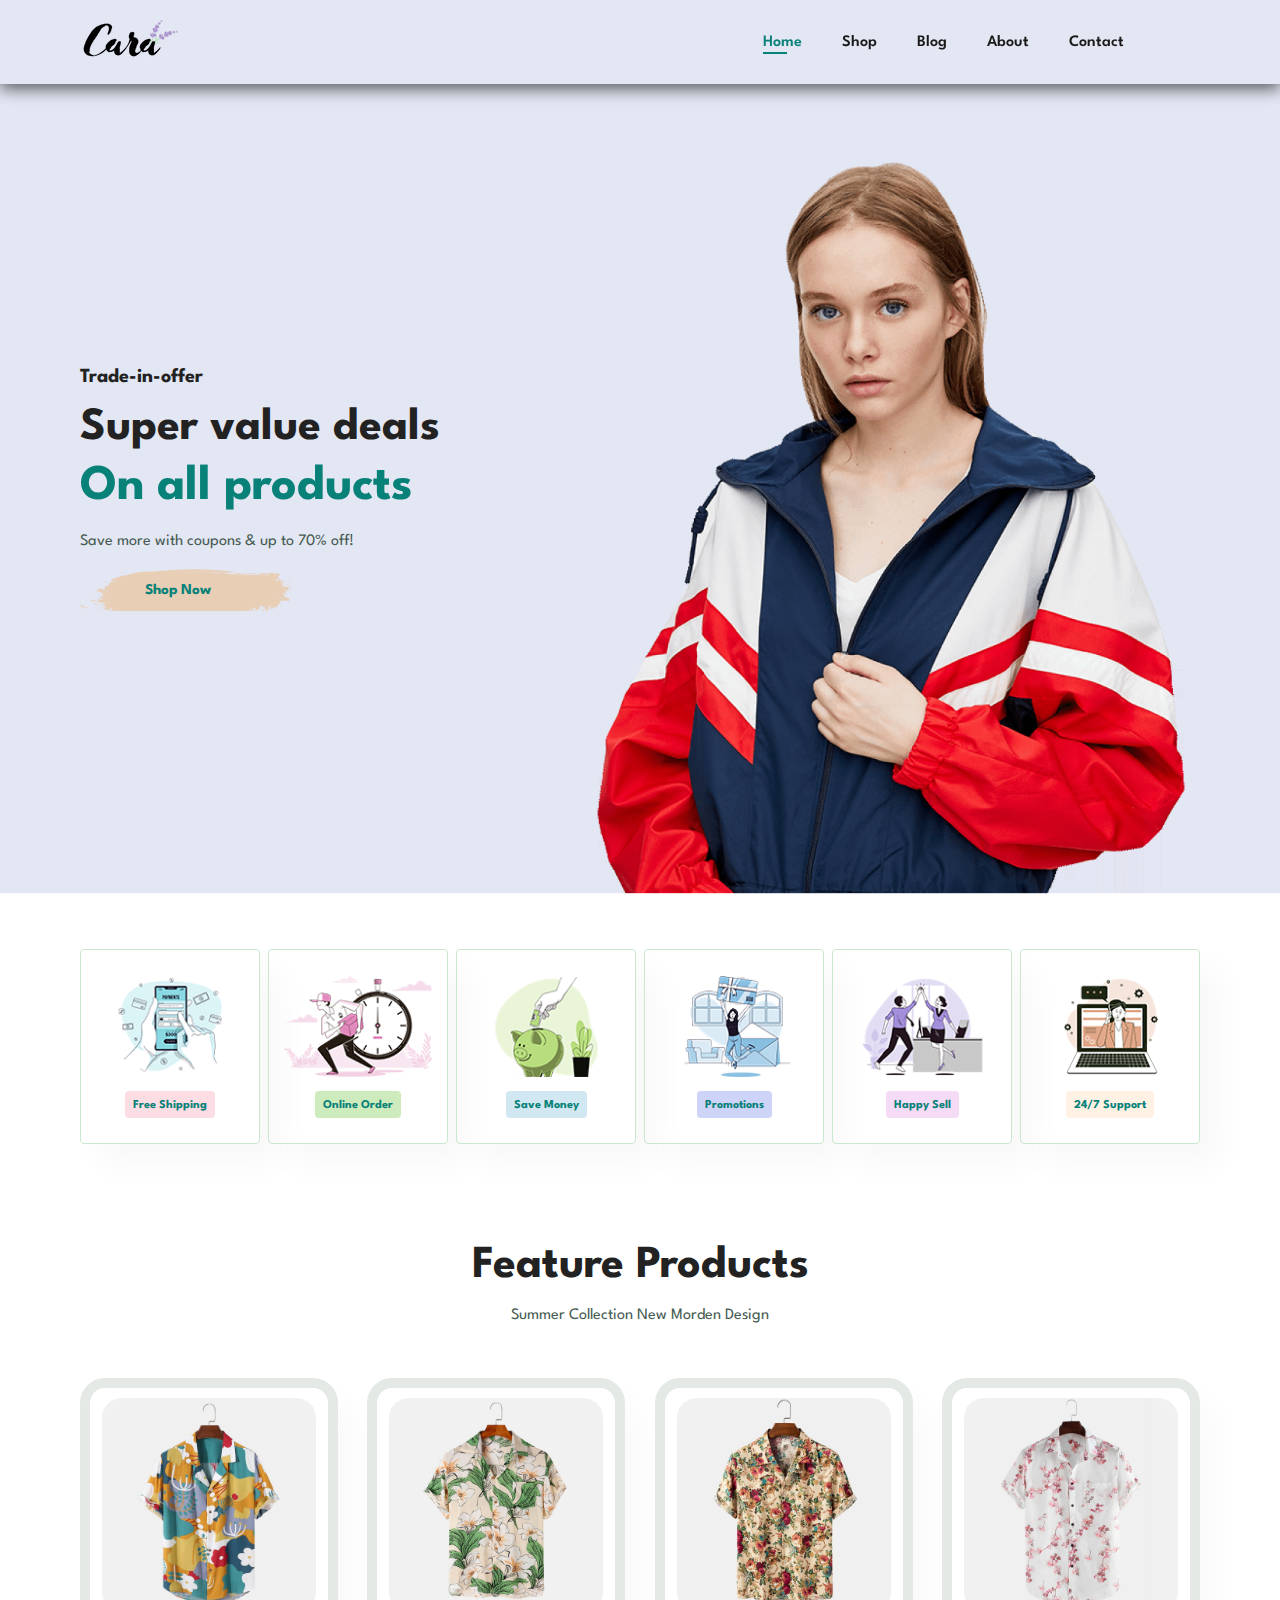
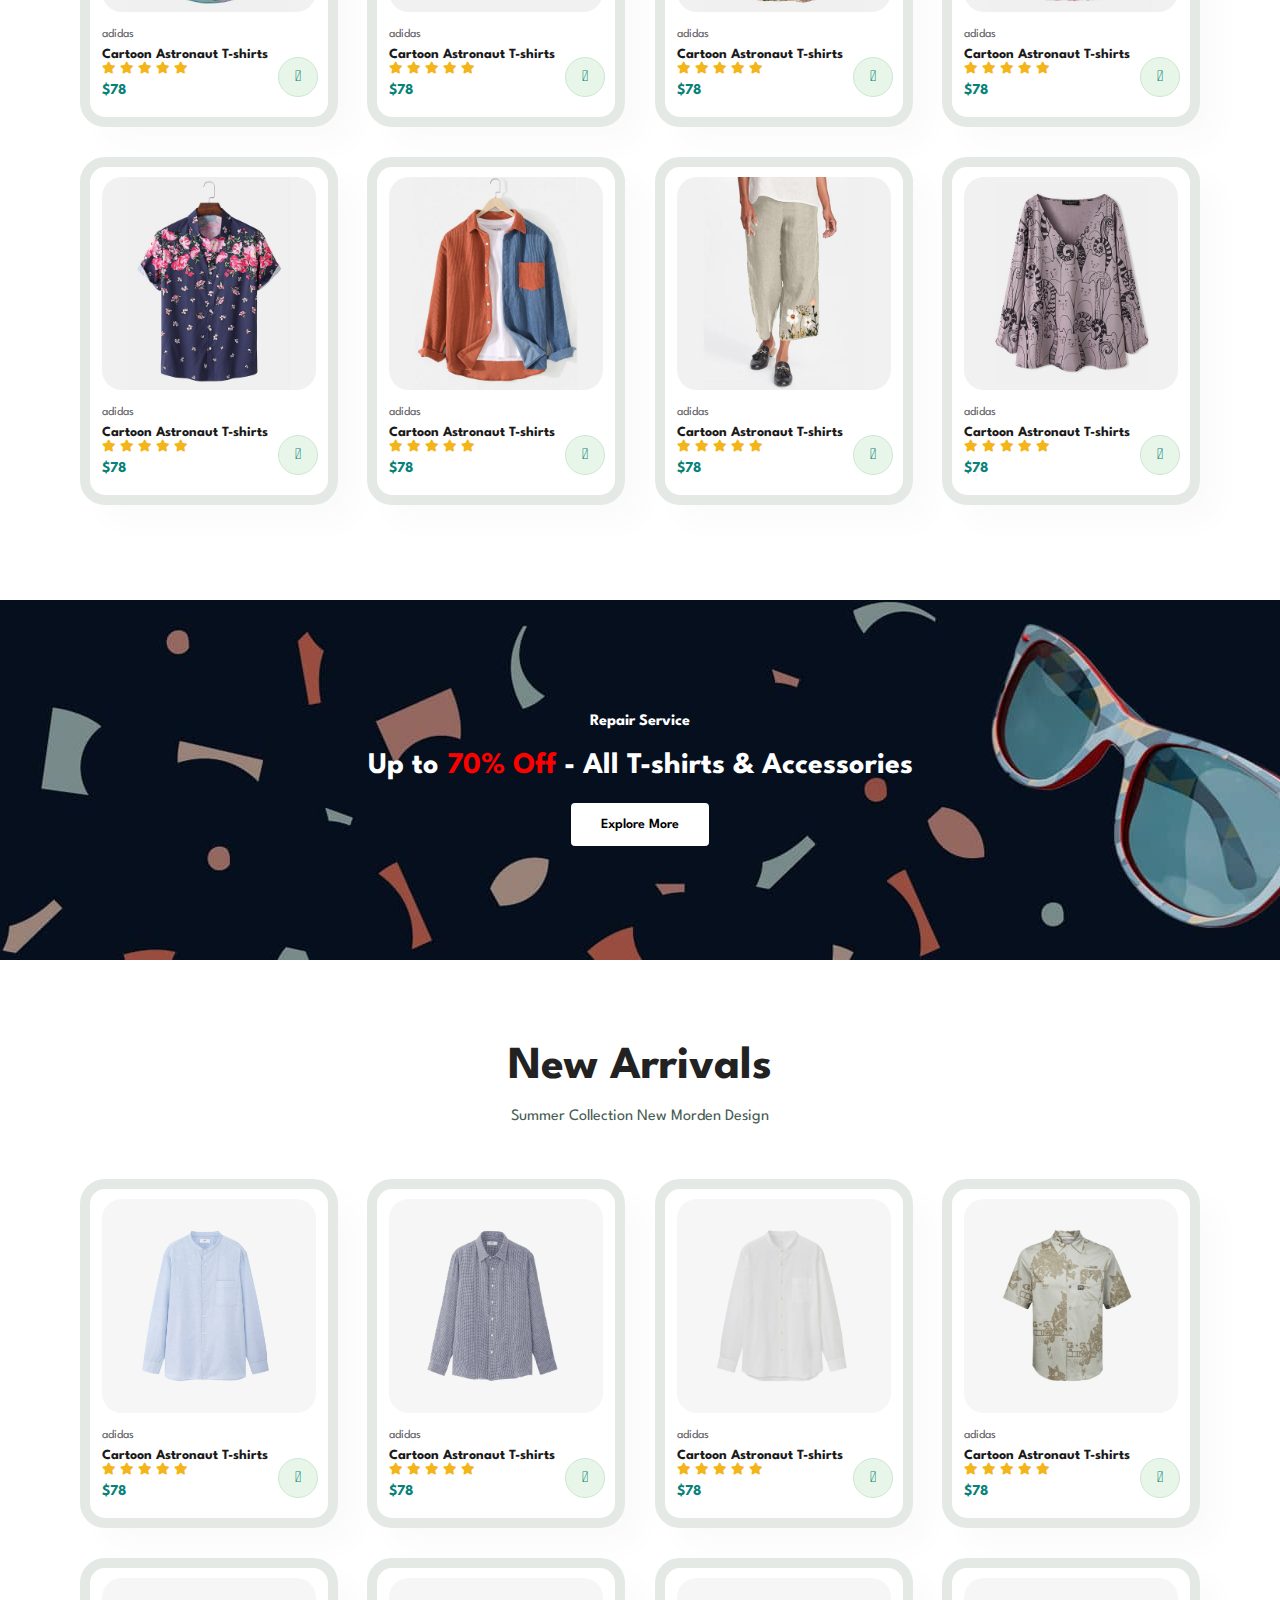
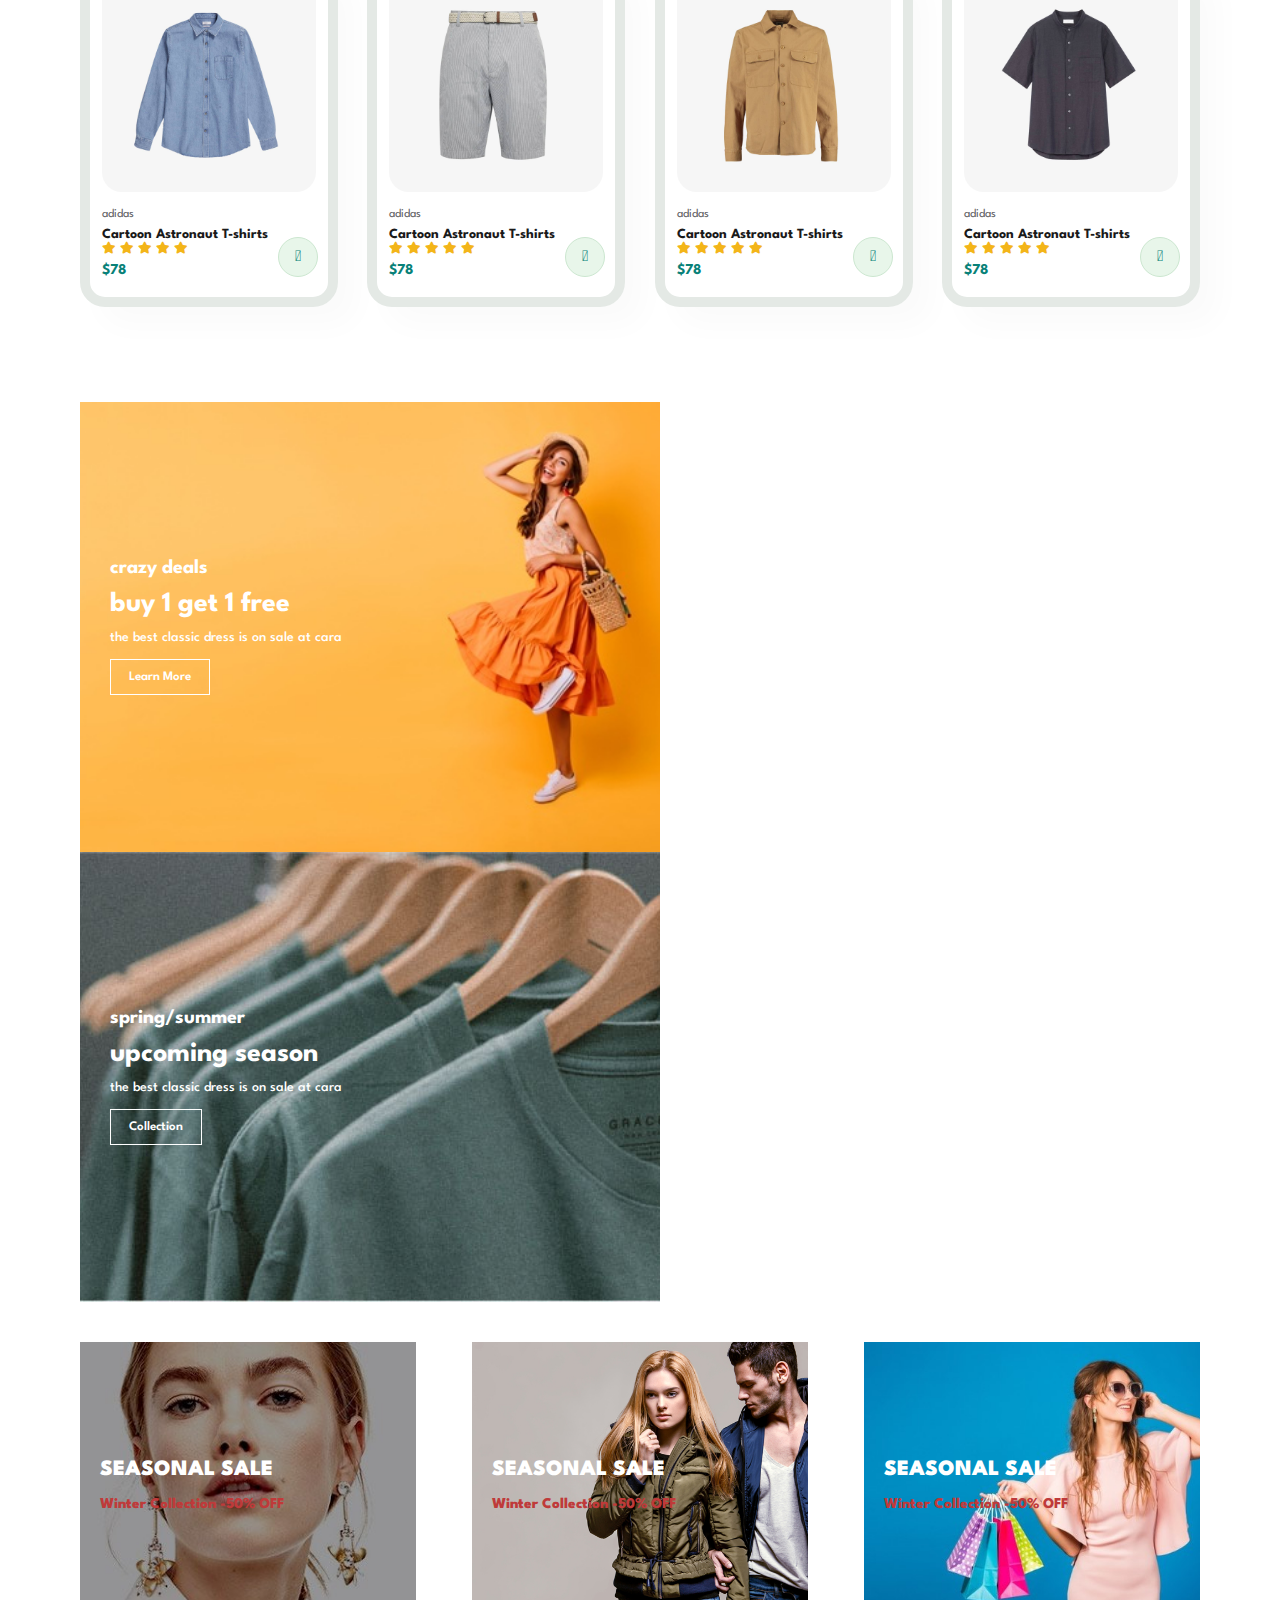
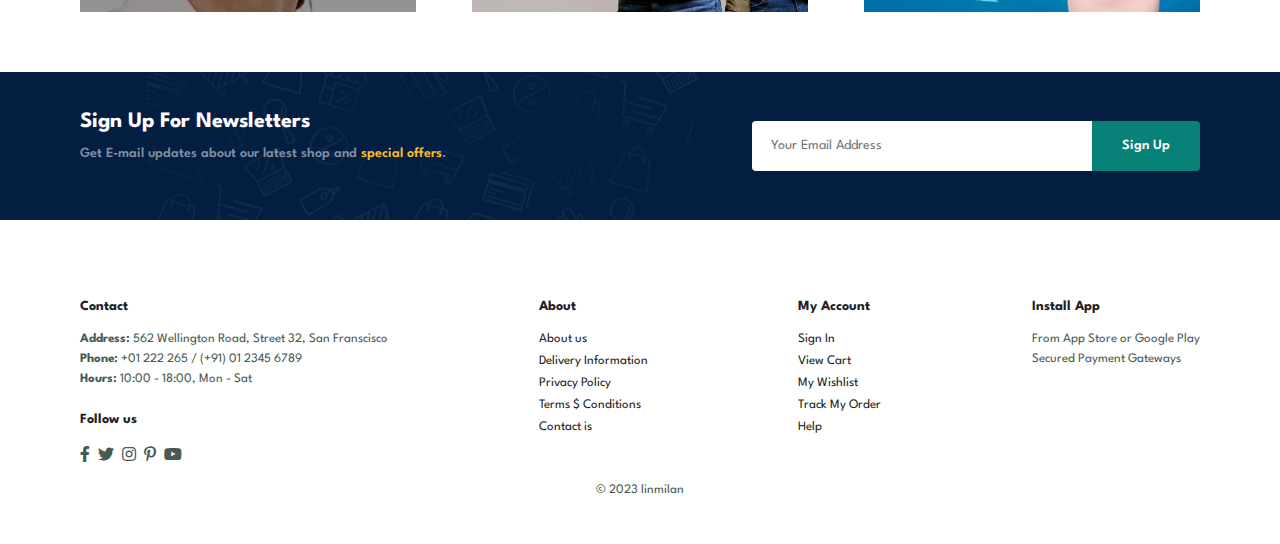
<file: index.html>
<!DOCTYPE html>
<html lang="en">
<head>
    <meta charset="UTF-8">
    <meta http-equiv="X-UA-Compatible" content="IE=edge">
    <meta name="viewport" content="width=device-width, initial-scale=1.0">
    <title>Ecommerce</title>
    <link rel="stylesheet" href="style.css">
    <link rel="stylesheet" href="https://pro.fontawesome.com/releases/v5.10.0/css/all.css" />
</head>
<body>
    <section id='header'>
        <a href="#"><img src="img/logo.png" class="logo" alt=""></a>
        <div>
            <ul id="navbar">
                <li><a class="active" href="index.html">Home</a></li>
                <li><a href="shop.html">Shop</a></li>
                <li><a href="blog.html">Blog</a></li>
                <li><a href="about.html">About</a></li>
                <li><a href="contact.html">Contact</a></li>
                <li id="lg-bag"><a href="cart.html"><i class="far fa-shopping-bag"></i></a></li>
                <a href="#" id="close"><i class="far fa-times"></i></a>
            </ul>
        </div>
        <div id="mobile">
            <a href="cart.html"><i class="far fa-shopping-bag"></i></a>
            <i id="bar" class="fas fa-outdent"></i>
        </div>
    </section>

    <section id='hero'>
        <h4>Trade-in-offer</h4>
        <h2>Super value deals</h2>
        <h1>On all products</h1>
        <p>Save more with coupons & up to 70% off!</p>
        <button>Shop Now</button>

    </section>

    <section id="feature" class="section-p1">
        <div class="fe-box">
            <img src="img/features/f1.png" alt="">
            <h6>Free Shipping</h6>
        </div>
        <div class="fe-box">
            <img src="img/features/f2.png" alt="">
            <h6>Online Order</h6>
        </div>
        <div class="fe-box">
            <img src="img/features/f3.png" alt="">
            <h6>Save Money</h6>
        </div>
        <div class="fe-box">
            <img src="img/features/f4.png" alt="">
            <h6>Promotions</h6>
        </div>
        <div class="fe-box">
            <img src="img/features/f5.png" alt="">
            <h6>Happy Sell</h6>
        </div>
        <div class="fe-box">
            <img src="img/features/f6.png" alt="">
            <h6>24/7 Support</h6>
        </div>

    </section>

    <section id="product1" class="section-p1">
        <h2>Feature Products</h2>
        <p>Summer Collection New Morden Design</p>
        <div class="pro-container">
            <div class="pro" onclick="window.location.href='sproduct.html';">
                <img src="img/products/f1.jpg" alt="">
                <div class="des">
                    <span>adidas</span>
                    <h5>Cartoon Astronaut T-shirts</h5>
                    <div class="star">
                        <i class="fas fa-star"></i>
                        <i class="fas fa-star"></i>
                        <i class="fas fa-star"></i>
                        <i class="fas fa-star"></i>
                        <i class="fas fa-star"></i>
                    </div>
                    <h4>$78</h4>
                </div>
                <a href="#"><i class="fal fa-shopping-cart cart"></i></a>
            </div>
            <div class="pro" onclick="window.location.href='sproduct.html';">
                <img src="img/products/f2.jpg" alt="">
                <div class="des">
                    <span>adidas</span>
                    <h5>Cartoon Astronaut T-shirts</h5>
                    <div class="star">
                        <i class="fas fa-star"></i>
                        <i class="fas fa-star"></i>
                        <i class="fas fa-star"></i>
                        <i class="fas fa-star"></i>
                        <i class="fas fa-star"></i>
                    </div>
                    <h4>$78</h4>
                </div>
                <a href="#"><i class="fal fa-shopping-cart cart"></i></a>
            </div>
            <div class="pro" onclick="window.location.href='sproduct.html';">
                <img src="img/products/f3.jpg" alt="">
                <div class="des">
                    <span>adidas</span>
                    <h5>Cartoon Astronaut T-shirts</h5>
                    <div class="star">
                        <i class="fas fa-star"></i>
                        <i class="fas fa-star"></i>
                        <i class="fas fa-star"></i>
                        <i class="fas fa-star"></i>
                        <i class="fas fa-star"></i>
                    </div>
                    <h4>$78</h4>
                </div>
                <a href="#"><i class="fal fa-shopping-cart cart"></i></a>
            </div>
            <div class="pro" onclick="window.location.href='sproduct.html';">
                <img src="img/products/f4.jpg" alt="">
                <div class="des">
                    <span>adidas</span>
                    <h5>Cartoon Astronaut T-shirts</h5>
                    <div class="star">
                        <i class="fas fa-star"></i>
                        <i class="fas fa-star"></i>
                        <i class="fas fa-star"></i>
                        <i class="fas fa-star"></i>
                        <i class="fas fa-star"></i>
                    </div>
                    <h4>$78</h4>
                </div>
                <a href="#"><i class="fal fa-shopping-cart cart"></i></a>
            </div>
            <div class="pro" onclick="window.location.href='sproduct.html';">
                <img src="img/products/f5.jpg" alt="">
                <div class="des">
                    <span>adidas</span>
                    <h5>Cartoon Astronaut T-shirts</h5>
                    <div class="star">
                        <i class="fas fa-star"></i>
                        <i class="fas fa-star"></i>
                        <i class="fas fa-star"></i>
                        <i class="fas fa-star"></i>
                        <i class="fas fa-star"></i>
                    </div>
                    <h4>$78</h4>
                </div>
                <a href="#"><i class="fal fa-shopping-cart cart"></i></a>
            </div>
            <div class="pro" onclick="window.location.href='sproduct.html';">
                <img src="img/products/f6.jpg" alt="">
                <div class="des">
                    <span>adidas</span>
                    <h5>Cartoon Astronaut T-shirts</h5>
                    <div class="star">
                        <i class="fas fa-star"></i>
                        <i class="fas fa-star"></i>
                        <i class="fas fa-star"></i>
                        <i class="fas fa-star"></i>
                        <i class="fas fa-star"></i>
                    </div>
                    <h4>$78</h4>
                </div>
                <a href="#"><i class="fal fa-shopping-cart cart"></i></a>
            </div>
            <div class="pro" onclick="window.location.href='sproduct.html';">
                <img src="img/products/f7.jpg" alt="">
                <div class="des">
                    <span>adidas</span>
                    <h5>Cartoon Astronaut T-shirts</h5>
                    <div class="star">
                        <i class="fas fa-star"></i>
                        <i class="fas fa-star"></i>
                        <i class="fas fa-star"></i>
                        <i class="fas fa-star"></i>
                        <i class="fas fa-star"></i>
                    </div>
                    <h4>$78</h4>
                </div>
                <a href="#"><i class="fal fa-shopping-cart cart"></i></a>
            </div>
            <div class="pro" onclick="window.location.href='sproduct.html';">
                <img src="img/products/f8.jpg" alt="">
                <div class="des">
                    <span>adidas</span>
                    <h5>Cartoon Astronaut T-shirts</h5>
                    <div class="star">
                        <i class="fas fa-star"></i>
                        <i class="fas fa-star"></i>
                        <i class="fas fa-star"></i>
                        <i class="fas fa-star"></i>
                        <i class="fas fa-star"></i>
                    </div>
                    <h4>$78</h4>
                </div>
                <a href="#"><i class="fal fa-shopping-cart cart"></i></a>
            </div>
        </div>

    </section>

    <section id="banner" class="section-m1">
        <h4>Repair Service</h4>
        <h2>Up to <span>70% Off</span> - All T-shirts & Accessories</h2>
        <button class="normal">Explore More</button>
    </section>

    <section id="product1" class="section-p1">
        <h2>New Arrivals</h2>
        <p>Summer Collection New Morden Design</p>
        <div class="pro-container">
            <div class="pro" onclick="window.location.href='sproduct.html';">
                <img src="img/products/n1.jpg" alt="">
                <div class="des">
                    <span>adidas</span>
                    <h5>Cartoon Astronaut T-shirts</h5>
                    <div class="star">
                        <i class="fas fa-star"></i>
                        <i class="fas fa-star"></i>
                        <i class="fas fa-star"></i>
                        <i class="fas fa-star"></i>
                        <i class="fas fa-star"></i>
                    </div>
                    <h4>$78</h4>
                </div>
                <a href="#"><i class="fal fa-shopping-cart cart"></i></a>
            </div>
            <div class="pro">
                <img src="img/products/n2.jpg" alt="">
                <div class="des">
                    <span>adidas</span>
                    <h5>Cartoon Astronaut T-shirts</h5>
                    <div class="star">
                        <i class="fas fa-star"></i>
                        <i class="fas fa-star"></i>
                        <i class="fas fa-star"></i>
                        <i class="fas fa-star"></i>
                        <i class="fas fa-star"></i>
                    </div>
                    <h4>$78</h4>
                </div>
                <a href="#"><i class="fal fa-shopping-cart cart"></i></a>
            </div>
            <div class="pro">
                <img src="img/products/n3.jpg" alt="">
                <div class="des">
                    <span>adidas</span>
                    <h5>Cartoon Astronaut T-shirts</h5>
                    <div class="star">
                        <i class="fas fa-star"></i>
                        <i class="fas fa-star"></i>
                        <i class="fas fa-star"></i>
                        <i class="fas fa-star"></i>
                        <i class="fas fa-star"></i>
                    </div>
                    <h4>$78</h4>
                </div>
                <a href="#"><i class="fal fa-shopping-cart cart"></i></a>
            </div>
            <div class="pro">
                <img src="img/products/n4.jpg" alt="">
                <div class="des">
                    <span>adidas</span>
                    <h5>Cartoon Astronaut T-shirts</h5>
                    <div class="star">
                        <i class="fas fa-star"></i>
                        <i class="fas fa-star"></i>
                        <i class="fas fa-star"></i>
                        <i class="fas fa-star"></i>
                        <i class="fas fa-star"></i>
                    </div>
                    <h4>$78</h4>
                </div>
                <a href="#"><i class="fal fa-shopping-cart cart"></i></a>
            </div>
            <div class="pro">
                <img src="img/products/n5.jpg" alt="">
                <div class="des">
                    <span>adidas</span>
                    <h5>Cartoon Astronaut T-shirts</h5>
                    <div class="star">
                        <i class="fas fa-star"></i>
                        <i class="fas fa-star"></i>
                        <i class="fas fa-star"></i>
                        <i class="fas fa-star"></i>
                        <i class="fas fa-star"></i>
                    </div>
                    <h4>$78</h4>
                </div>
                <a href="#"><i class="fal fa-shopping-cart cart"></i></a>
            </div>
            <div class="pro">
                <img src="img/products/n6.jpg" alt="">
                <div class="des">
                    <span>adidas</span>
                    <h5>Cartoon Astronaut T-shirts</h5>
                    <div class="star">
                        <i class="fas fa-star"></i>
                        <i class="fas fa-star"></i>
                        <i class="fas fa-star"></i>
                        <i class="fas fa-star"></i>
                        <i class="fas fa-star"></i>
                    </div>
                    <h4>$78</h4>
                </div>
                <a href="#"><i class="fal fa-shopping-cart cart"></i></a>
            </div>
            <div class="pro">
                <img src="img/products/n7.jpg" alt="">
                <div class="des">
                    <span>adidas</span>
                    <h5>Cartoon Astronaut T-shirts</h5>
                    <div class="star">
                        <i class="fas fa-star"></i>
                        <i class="fas fa-star"></i>
                        <i class="fas fa-star"></i>
                        <i class="fas fa-star"></i>
                        <i class="fas fa-star"></i>
                    </div>
                    <h4>$78</h4>
                </div>
                <a href="#"><i class="fal fa-shopping-cart cart"></i></a>
            </div>
            <div class="pro">
                <img src="img/products/n8.jpg" alt="">
                <div class="des">
                    <span>adidas</span>
                    <h5>Cartoon Astronaut T-shirts</h5>
                    <div class="star">
                        <i class="fas fa-star"></i>
                        <i class="fas fa-star"></i>
                        <i class="fas fa-star"></i>
                        <i class="fas fa-star"></i>
                        <i class="fas fa-star"></i>
                    </div>
                    <h4>$78</h4>
                </div>
                <a href="#"><i class="fal fa-shopping-cart cart"></i></a>
            </div>
        </div>

    </section>

    <section id="sm-banner" class="section-p1">
        <div class="banner-box">
            <h4>crazy deals</h4>
            <h2>buy 1 get 1 free</h2>
            <span>the best classic dress is on sale at cara </span>
            <button class="white">Learn More</button>
        </div>
        <div class="banner-box banner-box2">
            <h4>spring/summer</h4>
            <h2>upcoming season</h2>
            <span>the best classic dress is on sale at cara </span>
            <button class="white">Collection</button>
        </div>
    </section>

    <section id="banner3">
        <div class="banner-box">
            <h2>SEASONAL SALE</h2>
            <h3>Winter Collection -50% OFF</h3>
        </div>
        <div class="banner-box banner-box2">
            <h2>SEASONAL SALE</h2>
            <h3>Winter Collection -50% OFF</h3>
        </div>
        <div class="banner-box banner-box3">
            <h2>SEASONAL SALE</h2>
            <h3>Winter Collection -50% OFF</h3>
        </div>
    </section>

    <section id="newsletter" class="section-p1 section-m1">
        <div class="newstext">
            <h4>Sign Up For Newsletters</h4>
            <p>Get E-mail updates about our latest shop and <span>special offers</span>.</p>
        </div>
        <div class="form">
            <input type="text" placeholder="Your Email Address">
            <button class="normal">Sign Up</button>
        </div>
    </section>

    <footer class="section-p1">
        <div class="col">
            <img class="logo" src="img/logo.png" alt="">
            <h4>Contact</h4>
            <p><strong>Address:</strong> 562 Wellington Road, Street 32, San Franscisco</p>
            <p><strong>Phone:</strong> +01 222 265 / (+91) 01 2345 6789</p>
            <p><strong>Hours:</strong> 10:00 - 18:00, Mon - Sat</p>
            <div class="follow">
                <h4>Follow us</h4>
                <div class="icon">
                    <i class="fab fa-facebook-f"></i>
                    <i class="fab fa-twitter"></i>
                    <i class="fab fa-instagram"></i>
                    <i class="fab fa-pinterest-p"></i>
                    <i class="fab fa-youtube"></i>
                </div>
            </div>
        </div>

        <div class="col">
            <h4>About</h4>
            <a href="#">About us</a>
            <a href="#">Delivery Information</a>
            <a href="#">Privacy Policy</a>
            <a href="#">Terms $ Conditions</a>
            <a href="#">Contact is</a>
        </div>

        <div class="col">
            <h4>My Account</h4>
            <a href="#">Sign In</a>
            <a href="#">View Cart</a>
            <a href="#">My Wishlist</a>
            <a href="#">Track My Order</a>
            <a href="#">Help</a>  
        </div>

        <div class="col install">
            <h4>Install App</h4>
            <p>From App Store or Google Play</p>
            <div class="row">
                <img src="img/pay/app.jpg" alt="">
                <img src="img/pay/play.jpg" alt="">
            </div>
            <p>Secured Payment Gateways</p>
            <img src="img/pay/pay.png" alt="">
        </div>

        <div class="copyright">
            <p>© 2023 linmilan</p>
        </div>
    </footer>
    
    <script src="script.js"></script>
</body>
</html>
</file>
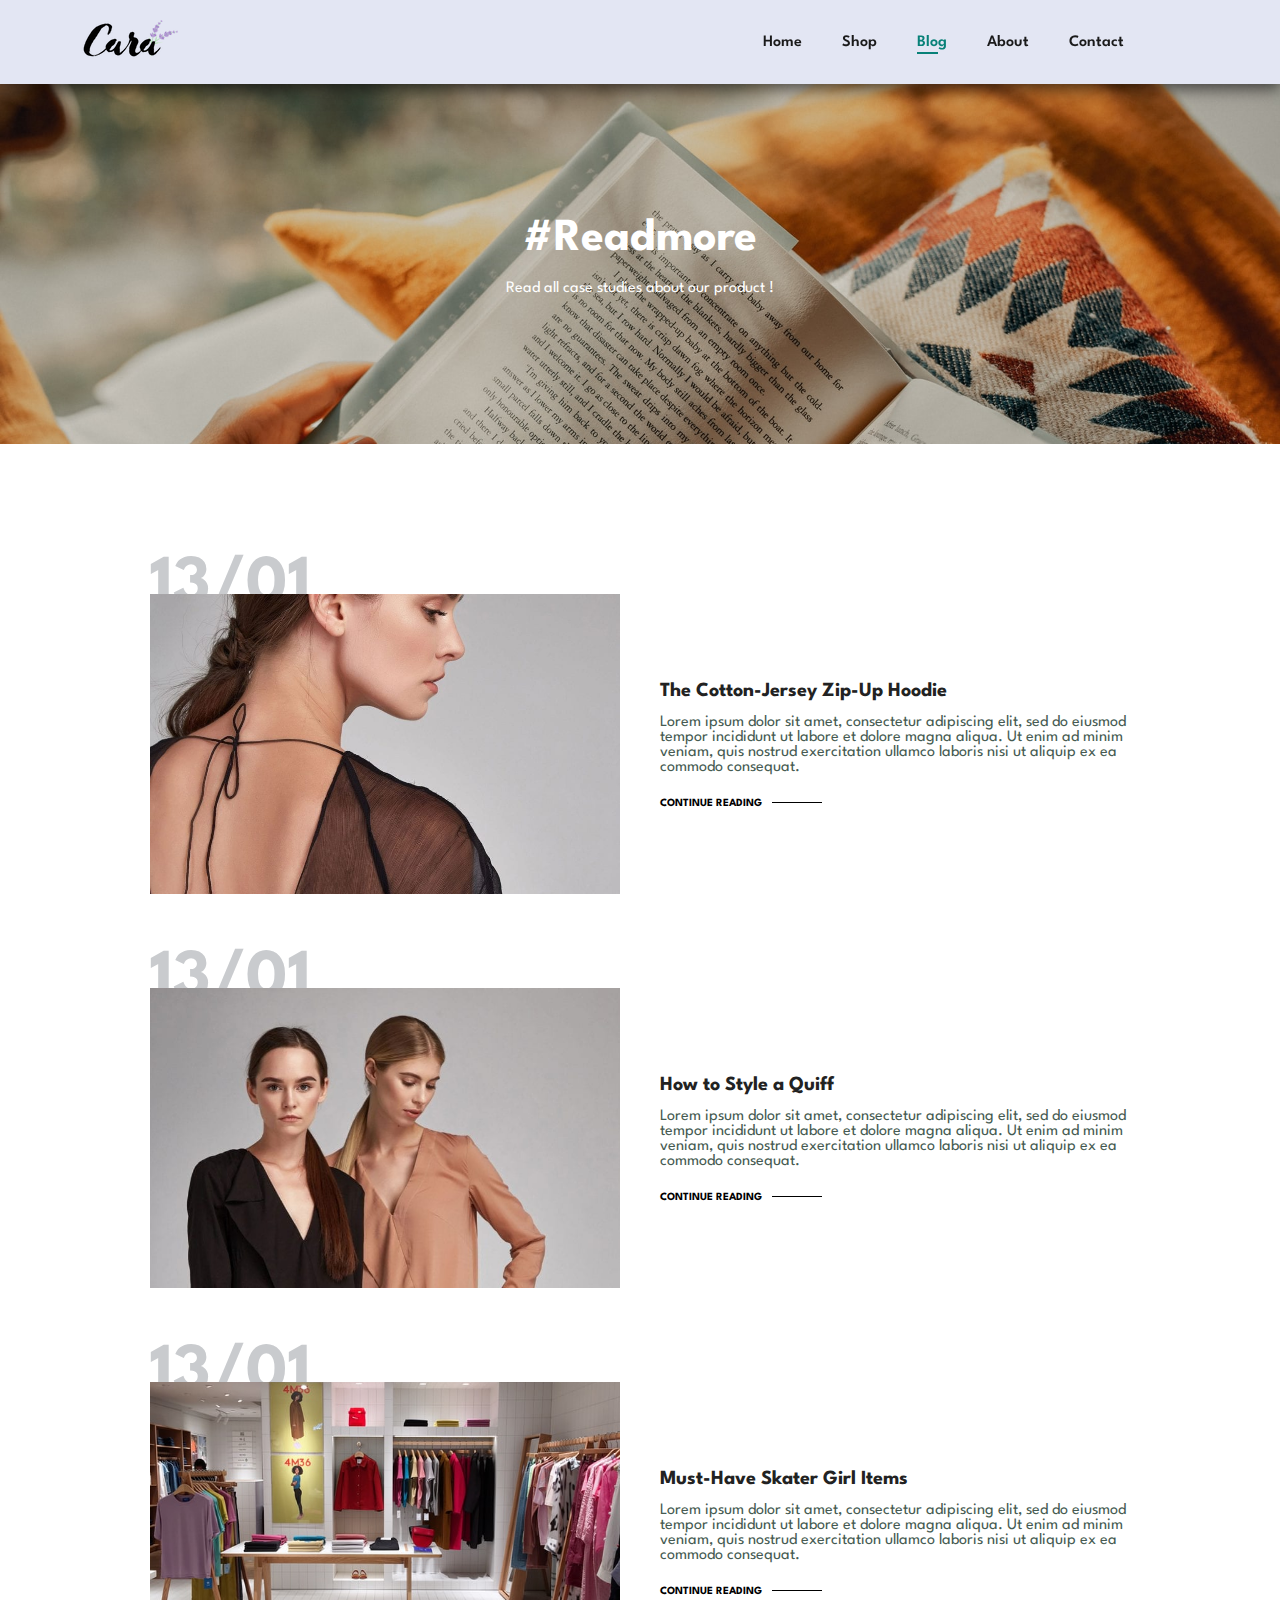
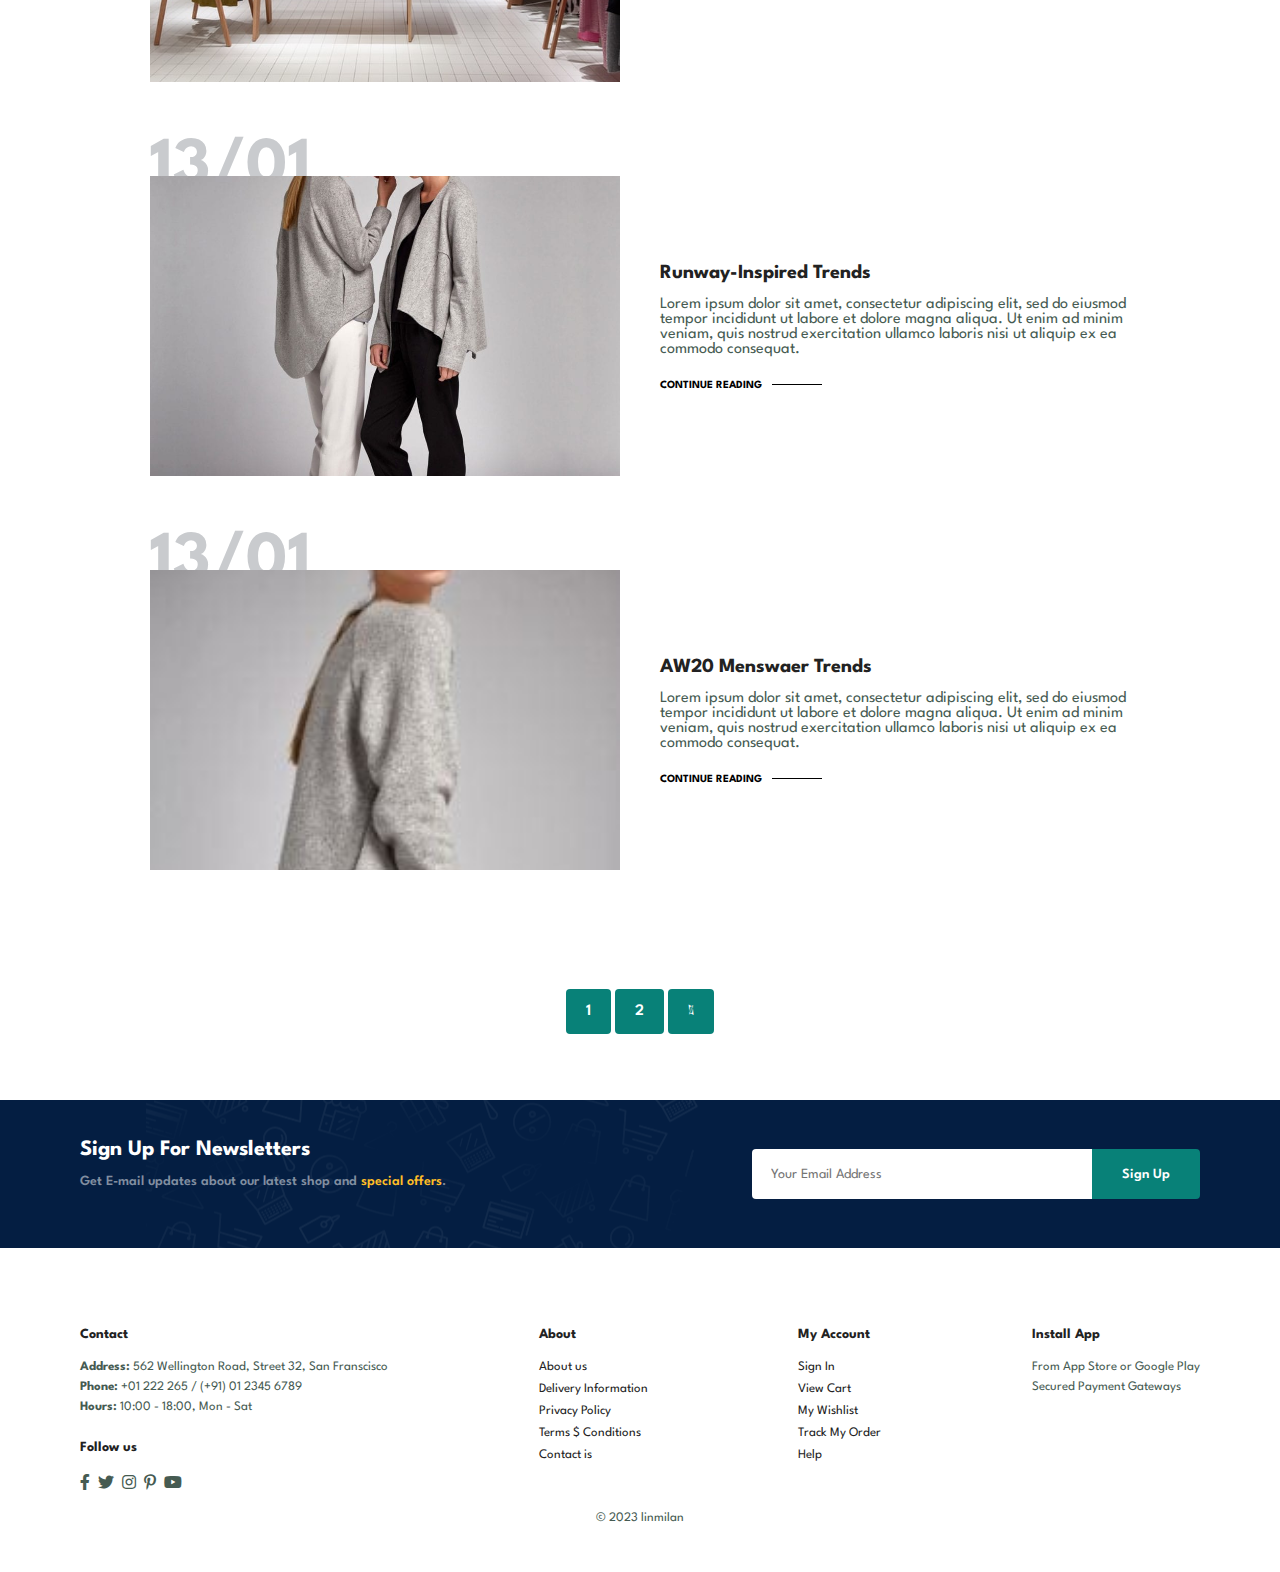
<file: blog.html>
<!DOCTYPE html>
<html lang="en">

    <head>
        <meta charset="UTF-8">
        <meta http-equiv="X-UA-Compatible" content="IE=edge">
        <meta name="viewport" content="width=device-width, initial-scale=1.0">
        <title>Tech2etc Ecommerce Tutorial</title>
        <link rel="stylesheet" href="https://pro.fontawesome.com/releases/v5.10.0/css/all.css" />

        <link rel="stylesheet" href="style.css">
    </head>

    <body>

        <section id='header'>
            <a href="#"><img src="img/logo.png" class="logo" alt=""></a>
            <div>
                <ul id="navbar">
                    <li><a href="index.html">Home</a></li>
                    <li><a href="shop.html">Shop</a></li>
                    <li><a class="active" href="blog.html">Blog</a></li>
                    <li><a href="about.html">About</a></li>
                    <li><a href="contact.html">Contact</a></li>
                    <li id="lg-bag"><a href="cart.html"><i class="far fa-shopping-bag"></i></a></li>
                    <a href="#" id="close"><i class="far fa-times"></i></a>
                </ul>
            </div>
            <div id="mobile">
                <a href="cart.html"><i class="far fa-shopping-bag"></i></a>
                <i id="bar" class="fas fa-outdent"></i>
            </div>
        </section>
    
        <section id='page-header' class="blog-header">
            <h2>#Readmore</h2>
            <p>Read all case studies about our product !</p>
    
        </section>
        
        <section id="blog">
            <div class="blog-box">
                <div class="blog-img">
                    <img src="img/blog/b1.jpg" alt="">
                </div>
                <div class="blog-details">
                    <h4>The Cotton-Jersey Zip-Up Hoodie</h4>
                    <p>Lorem ipsum dolor sit amet, consectetur adipiscing elit, sed do eiusmod tempor incididunt ut labore et dolore magna aliqua. Ut enim ad minim veniam, quis nostrud exercitation ullamco laboris nisi ut aliquip ex ea commodo consequat. </p>
                    <a href="#">CONTINUE READING</a>
                </div>
                <h1>13/01</h1>
            </div>
            <div class="blog-box">
                <div class="blog-img">
                    <img src="img/blog/b2.jpg" alt="">
                </div>
                <div class="blog-details">
                    <h4>How to Style a Quiff</h4>
                    <p>Lorem ipsum dolor sit amet, consectetur adipiscing elit, sed do eiusmod tempor incididunt ut labore et dolore magna aliqua. Ut enim ad minim veniam, quis nostrud exercitation ullamco laboris nisi ut aliquip ex ea commodo consequat. </p>
                    <a href="#">CONTINUE READING</a>
                </div>
                <h1>13/01</h1>
            </div>
            <div class="blog-box">
                <div class="blog-img">
                    <img src="img/blog/b3.jpg" alt="">
                </div>
                <div class="blog-details">
                    <h4>Must-Have Skater Girl Items</h4>
                    <p>Lorem ipsum dolor sit amet, consectetur adipiscing elit, sed do eiusmod tempor incididunt ut labore et dolore magna aliqua. Ut enim ad minim veniam, quis nostrud exercitation ullamco laboris nisi ut aliquip ex ea commodo consequat. </p>
                    <a href="#">CONTINUE READING</a>
                </div>
                <h1>13/01</h1>
            </div>
            <div class="blog-box">
                <div class="blog-img">
                    <img src="img/blog/b4.jpg" alt="">
                </div>
                <div class="blog-details">
                    <h4>Runway-Inspired Trends</h4>
                    <p>Lorem ipsum dolor sit amet, consectetur adipiscing elit, sed do eiusmod tempor incididunt ut labore et dolore magna aliqua. Ut enim ad minim veniam, quis nostrud exercitation ullamco laboris nisi ut aliquip ex ea commodo consequat. </p>
                    <a href="#">CONTINUE READING</a>
                </div>
                <h1>13/01</h1>
            </div>
            <div class="blog-box">
                <div class="blog-img">
                    <img src="img/blog/b5.jpg" alt="">
                </div>
                <div class="blog-details">
                    <h4>AW20 Menswaer Trends</h4>
                    <p>Lorem ipsum dolor sit amet, consectetur adipiscing elit, sed do eiusmod tempor incididunt ut labore et dolore magna aliqua. Ut enim ad minim veniam, quis nostrud exercitation ullamco laboris nisi ut aliquip ex ea commodo consequat. </p>
                    <a href="#">CONTINUE READING</a>
                </div>
                <h1>13/01</h1>
            </div>
        </section>

        <section id="pagination" class='section-p1'>
            <a href="#">1</a>
            <a href="#">2</a>
            <a href="#"><i class="fal fa-long-arrow-alt-right"></i></a>
        </section>

        <section id="newsletter" class="section-p1 section-m1">
            <div class="newstext">
                <h4>Sign Up For Newsletters</h4>
                <p>Get E-mail updates about our latest shop and <span>special offers</span>.</p>
            </div>
            <div class="form">
                <input type="text" placeholder="Your Email Address">
                <button class="normal">Sign Up</button>
            </div>
        </section>
    
        <footer class="section-p1">
            <div class="col">
                <img class="logo" src="img/logo.png" alt="">
                <h4>Contact</h4>
                <p><strong>Address:</strong> 562 Wellington Road, Street 32, San Franscisco</p>
                <p><strong>Phone:</strong> +01 222 265 / (+91) 01 2345 6789</p>
                <p><strong>Hours:</strong> 10:00 - 18:00, Mon - Sat</p>
                <div class="follow">
                    <h4>Follow us</h4>
                    <div class="icon">
                        <i class="fab fa-facebook-f"></i>
                        <i class="fab fa-twitter"></i>
                        <i class="fab fa-instagram"></i>
                        <i class="fab fa-pinterest-p"></i>
                        <i class="fab fa-youtube"></i>
                    </div>
                </div>
            </div>
    
            <div class="col">
                <h4>About</h4>
                <a href="#">About us</a>
                <a href="#">Delivery Information</a>
                <a href="#">Privacy Policy</a>
                <a href="#">Terms $ Conditions</a>
                <a href="#">Contact is</a>
            </div>
    
            <div class="col">
                <h4>My Account</h4>
                <a href="#">Sign In</a>
                <a href="#">View Cart</a>
                <a href="#">My Wishlist</a>
                <a href="#">Track My Order</a>
                <a href="#">Help</a>  
            </div>
    
            <div class="col install">
                <h4>Install App</h4>
                <p>From App Store or Google Play</p>
                <div class="row">
                    <img src="img/pay/app.jpg" alt="">
                    <img src="img/pay/play.jpg" alt="">
                </div>
                <p>Secured Payment Gateways</p>
                <img src="img/pay/pay.png" alt="">
            </div>
    
            <div class="copyright">
                <p>© 2023 linmilan</p>
            </div>
        </footer>

        <script src="script.js"></script>
    </body>

</html>
</file>
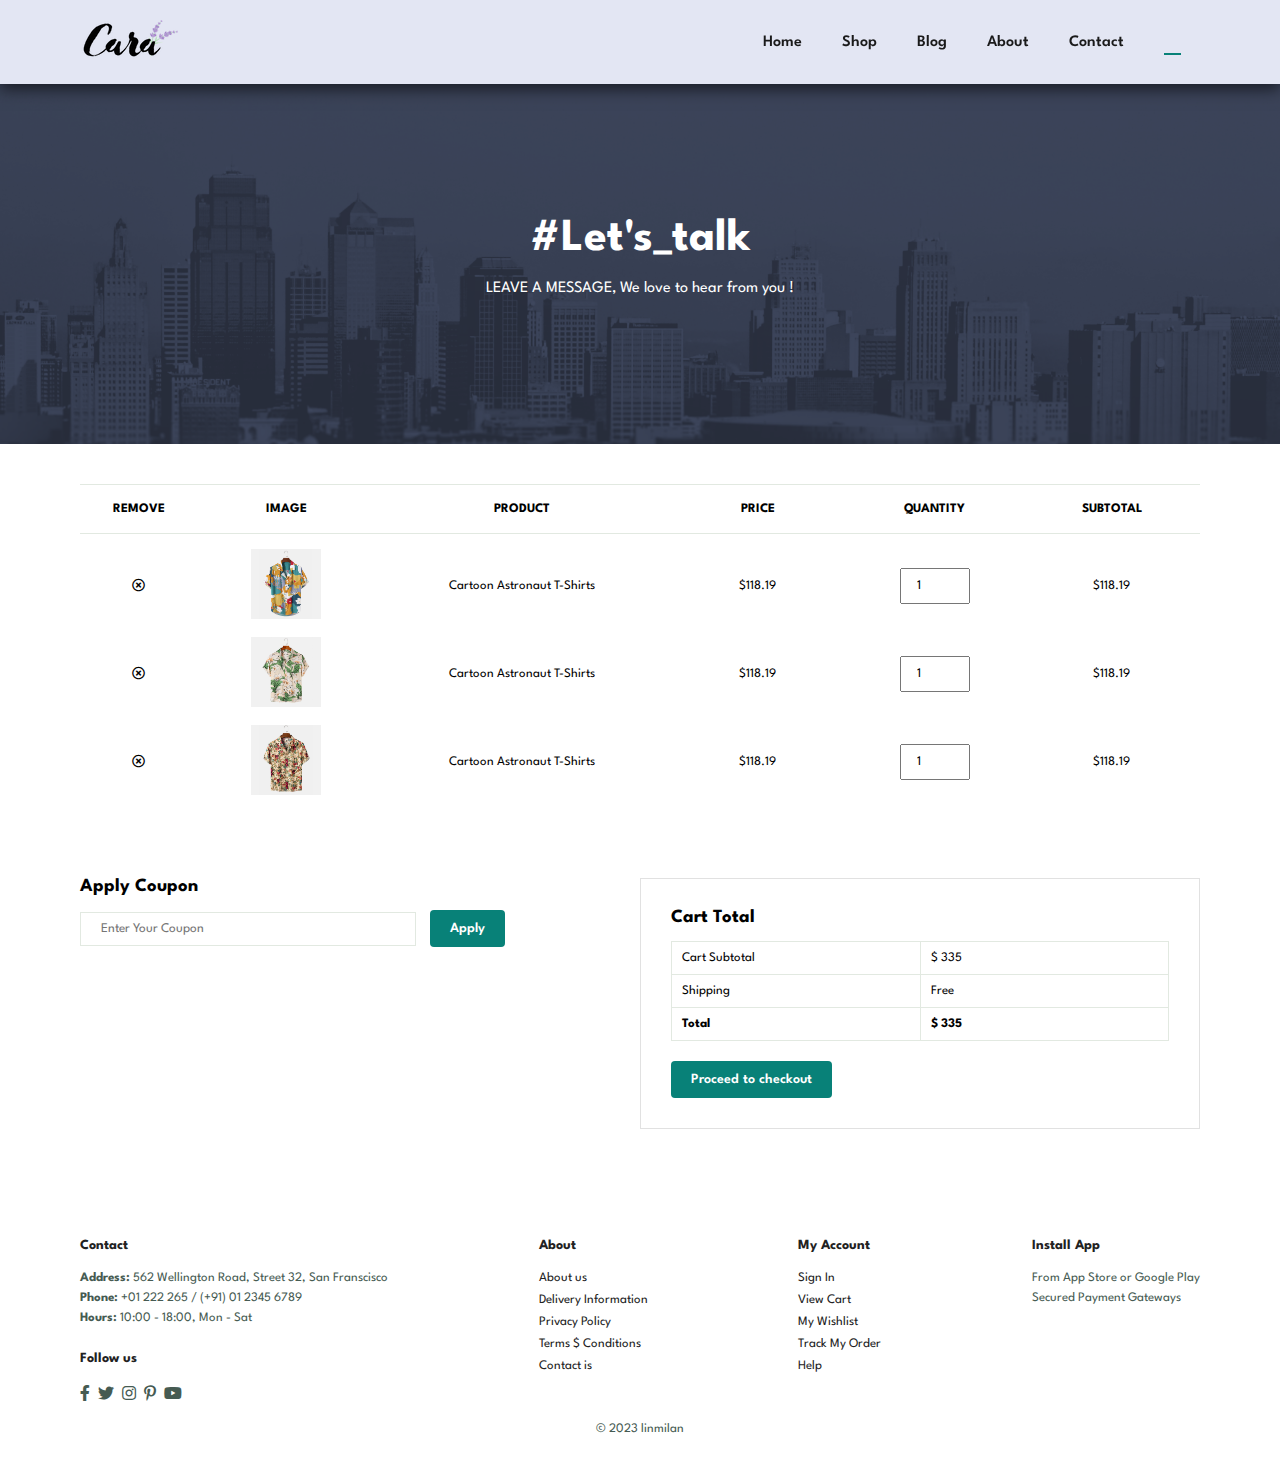
<file: cart.html>
<!DOCTYPE html>
<html lang="en">

    <head>
        <meta charset="UTF-8">
        <meta http-equiv="X-UA-Compatible" content="IE=edge">
        <meta name="viewport" content="width=device-width, initial-scale=1.0">
        <title>Tech2etc Ecommerce Tutorial</title>
        <link rel="stylesheet" href="https://pro.fontawesome.com/releases/v5.10.0/css/all.css" />

        <link rel="stylesheet" href="style.css">
    </head>

    <body>

        <section id='header'>
            <a href="#"><img src="img/logo.png" class="logo" alt=""></a>
            <div>
                <ul id="navbar">
                    <li><a href="index.html">Home</a></li>
                    <li><a href="shop.html">Shop</a></li>
                    <li><a href="blog.html">Blog</a></li>
                    <li><a href="about.html">About</a></li>
                    <li><a href="contact.html">Contact</a></li>
                    <li id="lg-bag"><a class="active"  href="cart.html"><i class="far fa-shopping-bag"></i></a></li>
                    <a href="#" id="close"><i class="far fa-times"></i></a>
                </ul>
            </div>
            <div id="mobile">
                <a href="cart.html"><i class="far fa-shopping-bag"></i></a>
                <i id="bar" class="fas fa-outdent"></i>
            </div>
        </section>
    
        <section id='page-header' class="about-header">
            <h2>#Let's_talk</h2>
            <p>LEAVE A MESSAGE, We love to hear from you !</p>
        </section>

        <section id="cart" class="section-p1">
            <table width="'100%">
                <thead>
                    <tr>
                        <td>Remove</td>
                        <td>Image</td>
                        <td>Product</td>
                        <td>Price</td>
                        <td>Quantity</td>
                        <td>Subtotal</td>
                    </tr>
                </thead>
                <tbody>
                    <tr>
                        <td class="del"><i class="far fa-times-circle"></i></td>
                        <td><img src="img/products/f1.jpg" alt=""></td>
                        <td>Cartoon Astronaut T-Shirts</td>
                        <td class="price">$118.19</td>
                        <td class="qty"><input type="number" value="1"></td>
                        <td class="total">$118.19</td>
                    </tr>
                    <tr>
                        <td class="del"><i class="far fa-times-circle"></i></td>
                        <td><img src="img/products/f2.jpg" alt=""></td>
                        <td>Cartoon Astronaut T-Shirts</td>
                        <td class="price">$118.19</td>
                        <td class="qty"><input type="number" value="1"></td>
                        <td class="total">$118.19</td>
                    </tr>
                    <tr>
                        <td class="del"><i class="far fa-times-circle"></i></td>
                        <td><img src="img/products/f3.jpg" alt=""></td>
                        <td>Cartoon Astronaut T-Shirts</td>
                        <td class="price">$118.19</td>
                        <td class="qty"><input type="number" value="1"></td>
                        <td class="total">$118.19</td>
                    </tr>
                </tbody>
            </table>
        </section>
    
        <section id="cart-add" class="section-p1">
            <div id="coupon">
                <h3>Apply Coupon</h3>
                <div>
                    <input type="text" placeholder="Enter Your Coupon">
                    <button class="normal">Apply</button>
                </div>
            </div>
            <div id="subtotal">
                <h3>Cart Total</h3>
                <table>
                    <tr>
                        <td>Cart Subtotal</td>
                        <td>$ 335</td>
                    </tr>
                    <tr>
                        <td>Shipping</td>
                        <td>Free</td>
                    </tr>
                    <tr>
                        <td><strong>Total</strong></td>
                        <td><strong>$ 335</strong></td>
                    </tr>
                </table>
                <button class="normal">Proceed to checkout</button>
            </div>
        </section>


        <footer class="section-p1">
            <div class="col">
                <img class="logo" src="img/logo.png" alt="">
                <h4>Contact</h4>
                <p><strong>Address:</strong> 562 Wellington Road, Street 32, San Franscisco</p>
                <p><strong>Phone:</strong> +01 222 265 / (+91) 01 2345 6789</p>
                <p><strong>Hours:</strong> 10:00 - 18:00, Mon - Sat</p>
                <div class="follow">
                    <h4>Follow us</h4>
                    <div class="icon">
                        <i class="fab fa-facebook-f"></i>
                        <i class="fab fa-twitter"></i>
                        <i class="fab fa-instagram"></i>
                        <i class="fab fa-pinterest-p"></i>
                        <i class="fab fa-youtube"></i>
                    </div>
                </div>
            </div>
    
            <div class="col">
                <h4>About</h4>
                <a href="#">About us</a>
                <a href="#">Delivery Information</a>
                <a href="#">Privacy Policy</a>
                <a href="#">Terms $ Conditions</a>
                <a href="#">Contact is</a>
            </div>
    
            <div class="col">
                <h4>My Account</h4>
                <a href="#">Sign In</a>
                <a href="#">View Cart</a>
                <a href="#">My Wishlist</a>
                <a href="#">Track My Order</a>
                <a href="#">Help</a>  
            </div>
    
            <div class="col install">
                <h4>Install App</h4>
                <p>From App Store or Google Play</p>
                <div class="row">
                    <img src="img/pay/app.jpg" alt="">
                    <img src="img/pay/play.jpg" alt="">
                </div>
                <p>Secured Payment Gateways</p>
                <img src="img/pay/pay.png" alt="">
            </div>
    
            <div class="copyright">
                <p>© 2023 linmilan</p>
            </div>
        </footer>

        <script src="script.js"></script>
    </body>

</html>
</file>
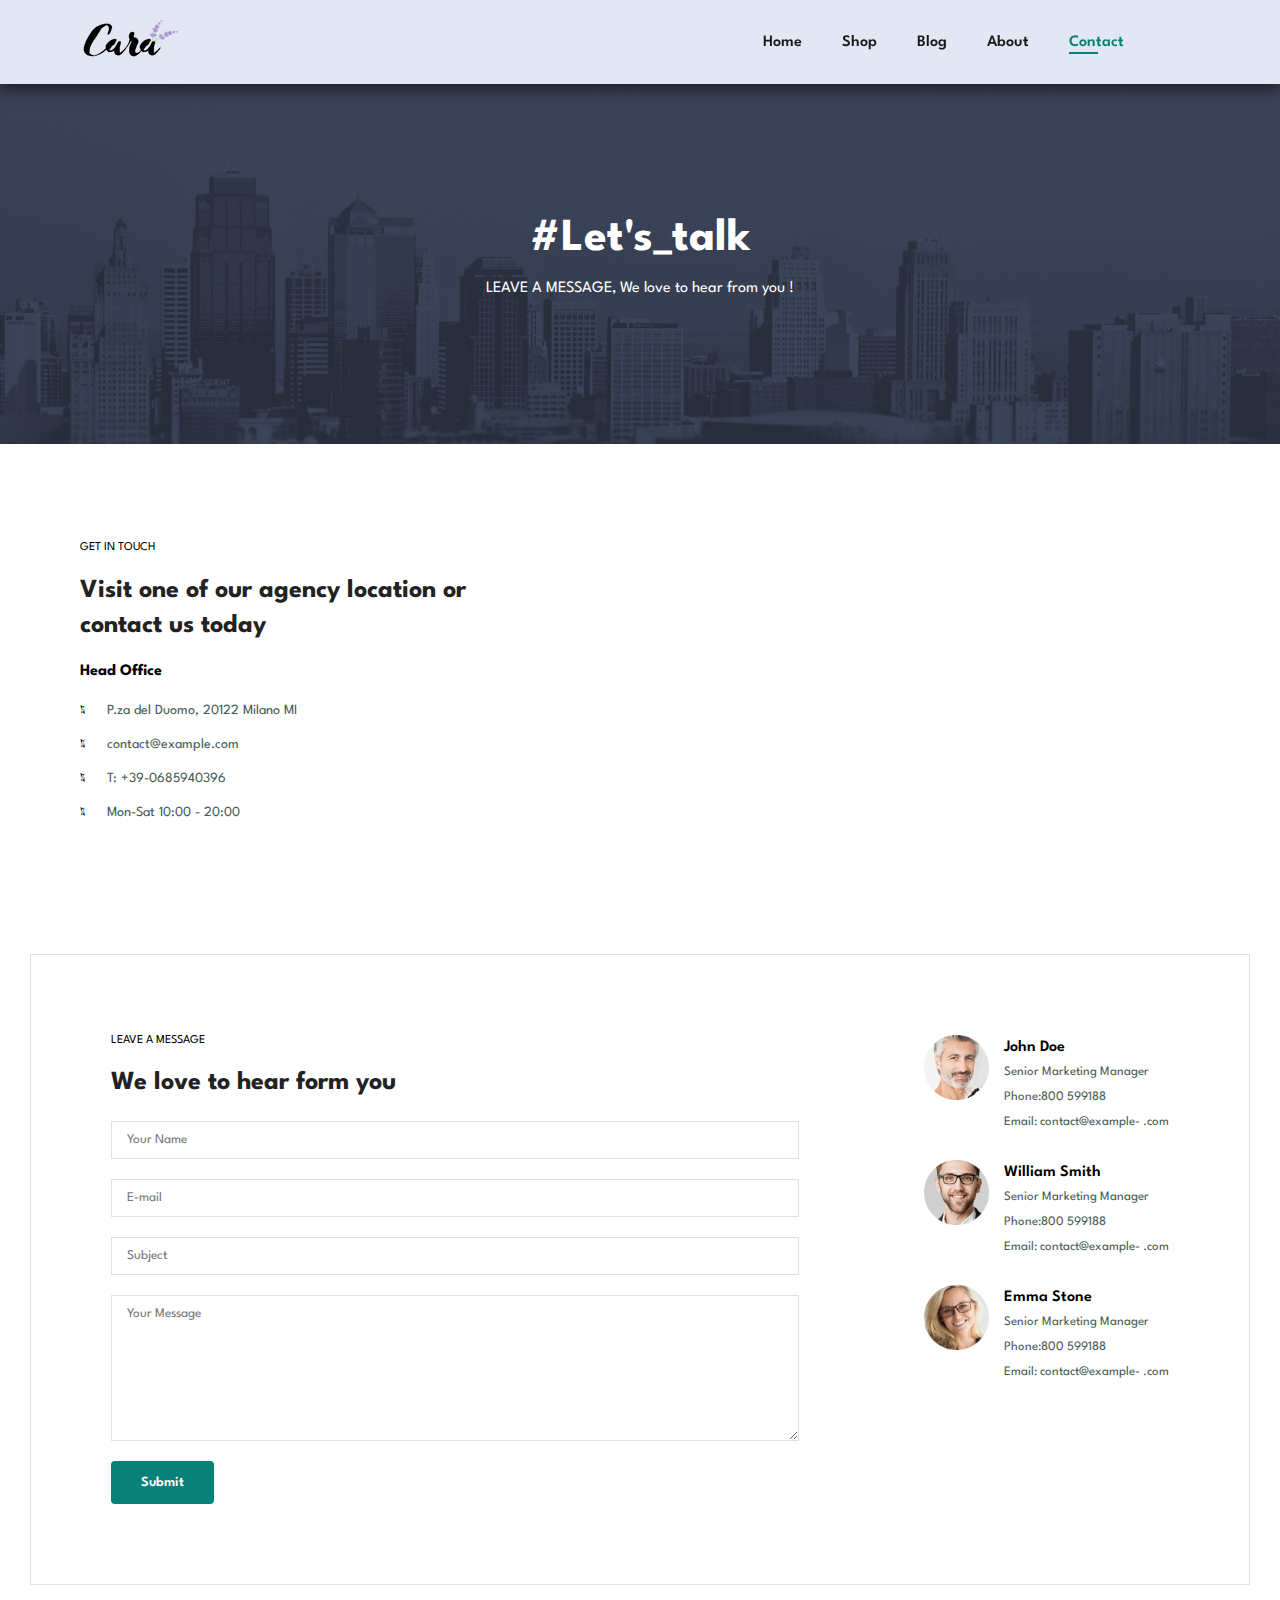
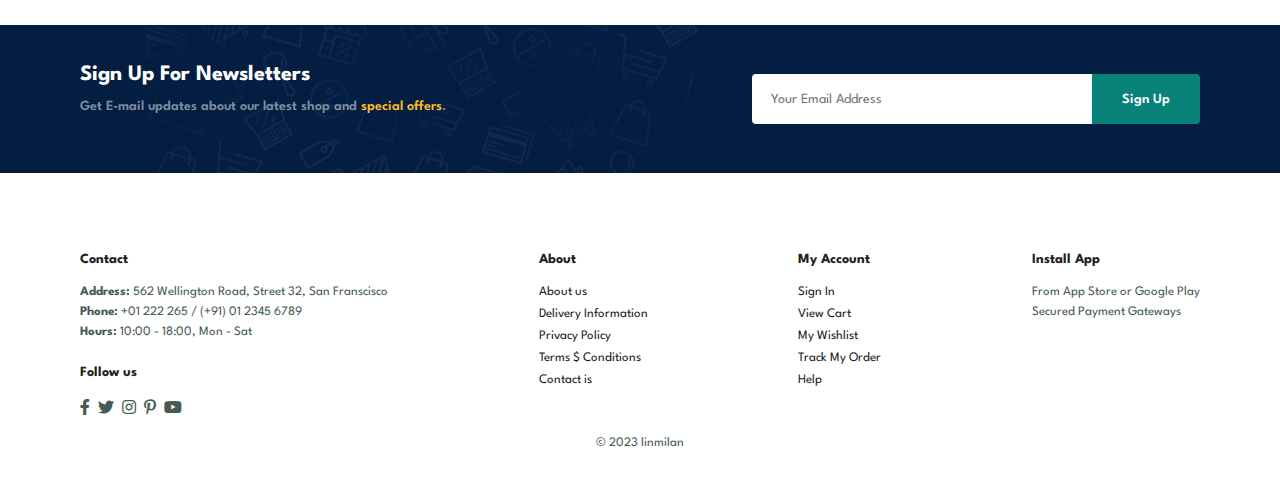
<file: contact.html>
<!DOCTYPE html>
<html lang="en">

    <head>
        <meta charset="UTF-8">
        <meta http-equiv="X-UA-Compatible" content="IE=edge">
        <meta name="viewport" content="width=device-width, initial-scale=1.0">
        <title>Tech2etc Ecommerce Tutorial</title>
        <link rel="stylesheet" href="https://pro.fontawesome.com/releases/v5.10.0/css/all.css" />

        <link rel="stylesheet" href="style.css">
    </head>

    <body>

        <section id='header'>
            <a href="#"><img src="img/logo.png" class="logo" alt=""></a>
            <div>
                <ul id="navbar">
                    <li><a href="index.html">Home</a></li>
                    <li><a href="shop.html">Shop</a></li>
                    <li><a href="blog.html">Blog</a></li>
                    <li><a href="about.html">About</a></li>
                    <li><a class="active" href="contact.html">Contact</a></li>
                    <li id="lg-bag"><a href="cart.html"><i class="far fa-shopping-bag"></i></a></li>
                    <a href="#" id="close"><i class="far fa-times"></i></a>
                </ul>
            </div>
            <div id="mobile">
                <a href="cart.html"><i class="far fa-shopping-bag"></i></a>
                <i id="bar" class="fas fa-outdent"></i>
            </div>
        </section>
    
        <section id='page-header' class="about-header">
            <h2>#Let's_talk</h2>
            <p>LEAVE A MESSAGE, We love to hear from you !</p>
        </section>

        <section id="contact-details" class='section-p1'>
            <div class="details">
                <span>GET IN TOUCH</span>
                <h2>Visit one of our agency location or contact us today </h2>
                <h3>Head Office</h3>
                <div>
                    <ul>
                        <li>
                            <i class="fal fa-map"></i>
                            <p>P.za del Duomo, 20122 Milano MI</p>
                        </li>
                        <li>
                            <i class="fal fa-envelope"></i>
                            <p>contact@example.com</p>
                        </li>
                        <li>
                            <i class="fal fa-phone-alt"></i>
                            <p>T: +39-0685940396</p>
                        </li>
                        <li>
                            <i class="fal fa-clock"></i>
                            <p>Mon-Sat 10:00 - 20:00</p>
                        </li>
                    </ul>
                </div>
            </div>


            <div class="map">
                <iframe src="https://www.google.com/maps/embed?pb=!1m18!1m12!1m3!1d2798.2832589465083!2d9.189737815547035!3d45.46409757910093!2m3!1f0!2f0!3f0!3m2!1i1024!2i768!4f13.1!3m3!1m2!1s0x4786c6aec34636a1%3A0xab7f4e27101a2e13!2z57Gz6Jit5aSn5pWZ5aCC!5e0!3m2!1szh-CN!2sit!4v1677342176941!5m2!1szh-CN!2sit" width="600" height="450" style="border:0;" allowfullscreen="" loading="lazy" referrerpolicy="no-referrer-when-downgrade"></iframe>
            </div>
        </section>

        <section id="form-details">
            <form action="">
                <span>LEAVE A MESSAGE</span>
                <h2>We love to hear form you</h2>
                <input type="text" placeholder="Your Name">
                <input type="text" placeholder="E-mail">
                <input type="text" placeholder="Subject">
                <textarea name="" id="" cols="30" rows="10" placeholder="Your Message"></textarea>
                <button class="normal">Submit</button>
            </form>

            <div class="people">
                <div>
                    <img src="img/people/1.png" alt="">
                    <p><span>John Doe</span>Senior Marketing Manager <br>Phone:800 599188 <br>Email: contact@example-
                    .com </p>
                </div>
                <div>
                    <img src="img/people/2.png" alt="">
                    <p><span>William Smith</span>Senior Marketing Manager <br>Phone:800 599188 <br>Email: contact@example-
                    .com </p>
                </div>
                <div>
                    <img src="img/people/3.png" alt="">
                    <p><span>Emma Stone</span>Senior Marketing Manager <br>Phone:800 599188 <br>Email: contact@example-
                    .com </p>
                </div>
            </div>

        </section>

        <section id="newsletter" class="section-p1 section-m1">
            <div class="newstext">
                <h4>Sign Up For Newsletters</h4>
                <p>Get E-mail updates about our latest shop and <span>special offers</span>.</p>
            </div>
            <div class="form">
                <input type="text" placeholder="Your Email Address">
                <button class="normal">Sign Up</button>
            </div>
        </section>
    
        <footer class="section-p1">
            <div class="col">
                <img class="logo" src="img/logo.png" alt="">
                <h4>Contact</h4>
                <p><strong>Address:</strong> 562 Wellington Road, Street 32, San Franscisco</p>
                <p><strong>Phone:</strong> +01 222 265 / (+91) 01 2345 6789</p>
                <p><strong>Hours:</strong> 10:00 - 18:00, Mon - Sat</p>
                <div class="follow">
                    <h4>Follow us</h4>
                    <div class="icon">
                        <i class="fab fa-facebook-f"></i>
                        <i class="fab fa-twitter"></i>
                        <i class="fab fa-instagram"></i>
                        <i class="fab fa-pinterest-p"></i>
                        <i class="fab fa-youtube"></i>
                    </div>
                </div>
            </div>
    
            <div class="col">
                <h4>About</h4>
                <a href="#">About us</a>
                <a href="#">Delivery Information</a>
                <a href="#">Privacy Policy</a>
                <a href="#">Terms $ Conditions</a>
                <a href="#">Contact is</a>
            </div>
    
            <div class="col">
                <h4>My Account</h4>
                <a href="#">Sign In</a>
                <a href="#">View Cart</a>
                <a href="#">My Wishlist</a>
                <a href="#">Track My Order</a>
                <a href="#">Help</a>  
            </div>
    
            <div class="col install">
                <h4>Install App</h4>
                <p>From App Store or Google Play</p>
                <div class="row">
                    <img src="img/pay/app.jpg" alt="">
                    <img src="img/pay/play.jpg" alt="">
                </div>
                <p>Secured Payment Gateways</p>
                <img src="img/pay/pay.png" alt="">
            </div>
    
            <div class="copyright">
                <p>© 2023 linmilan</p>
            </div>
        </footer>

        <script src="script.js"></script>
    </body>

</html>
</file>
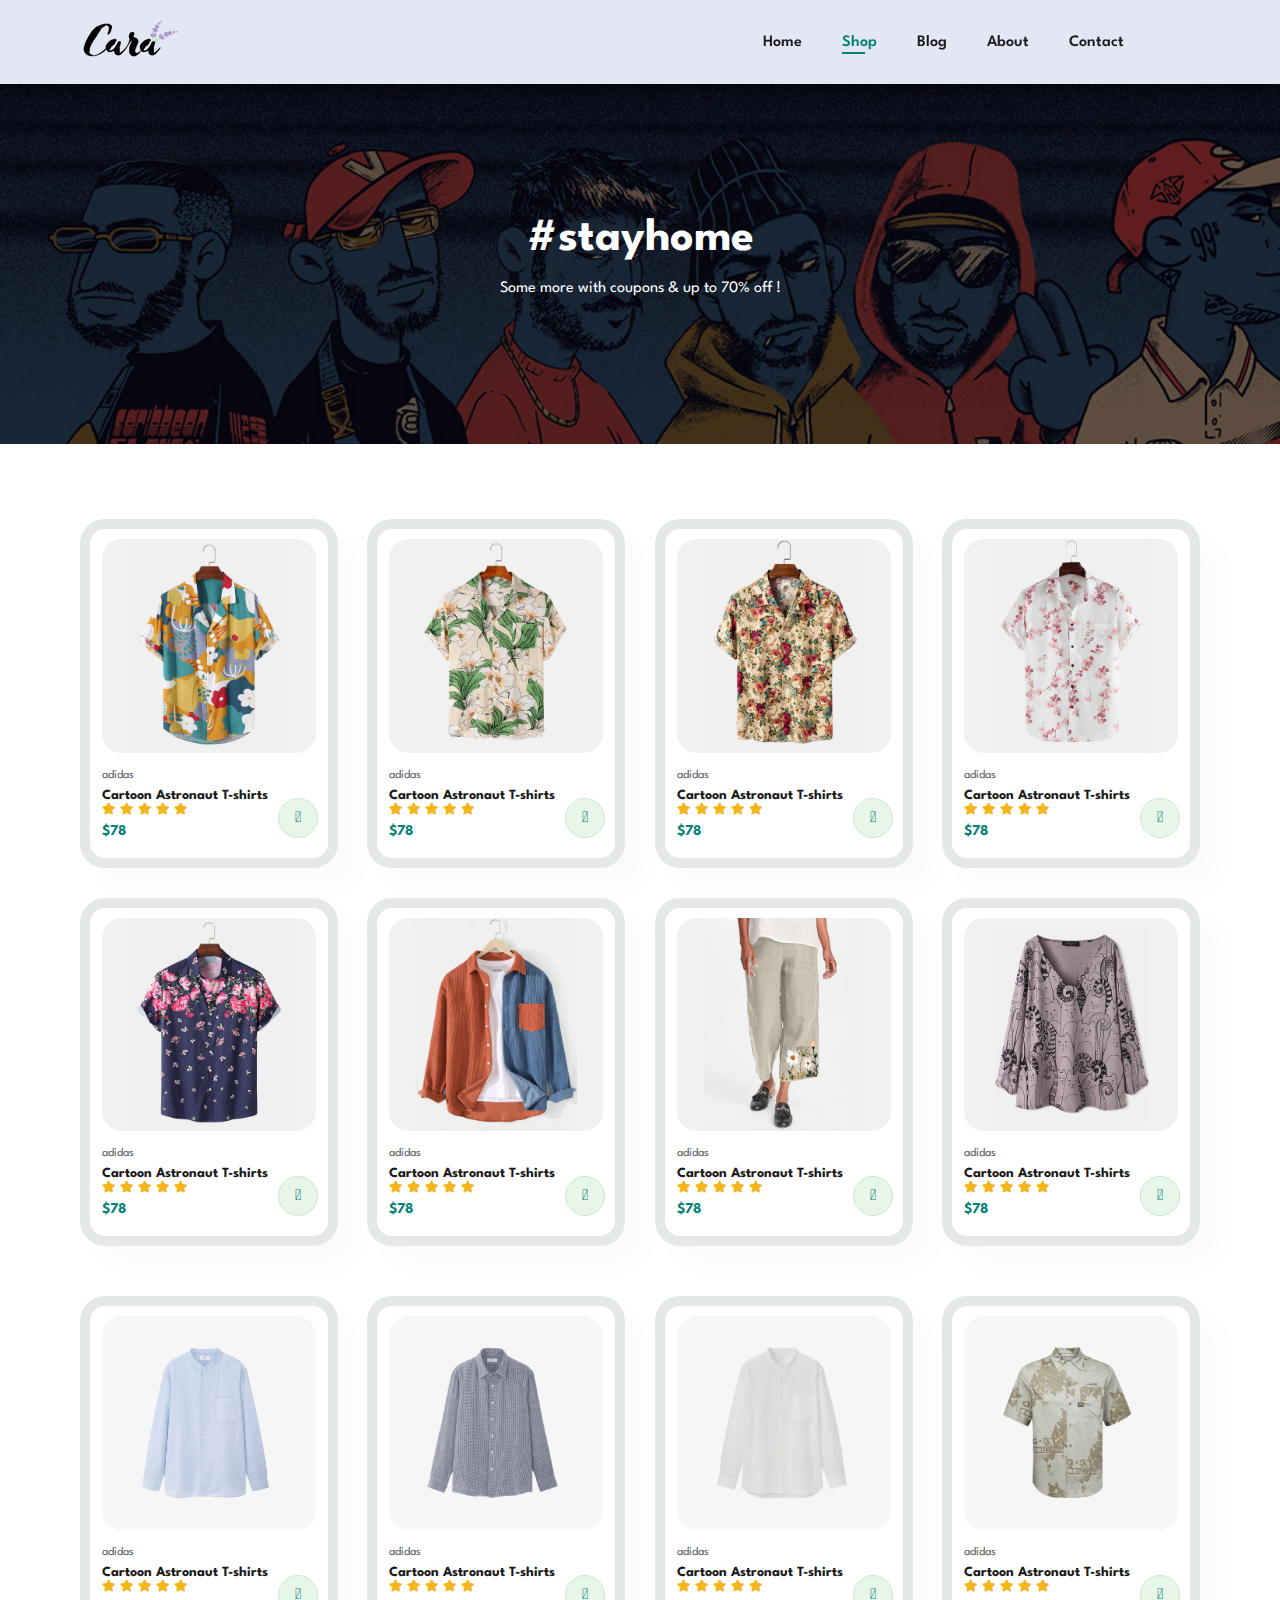
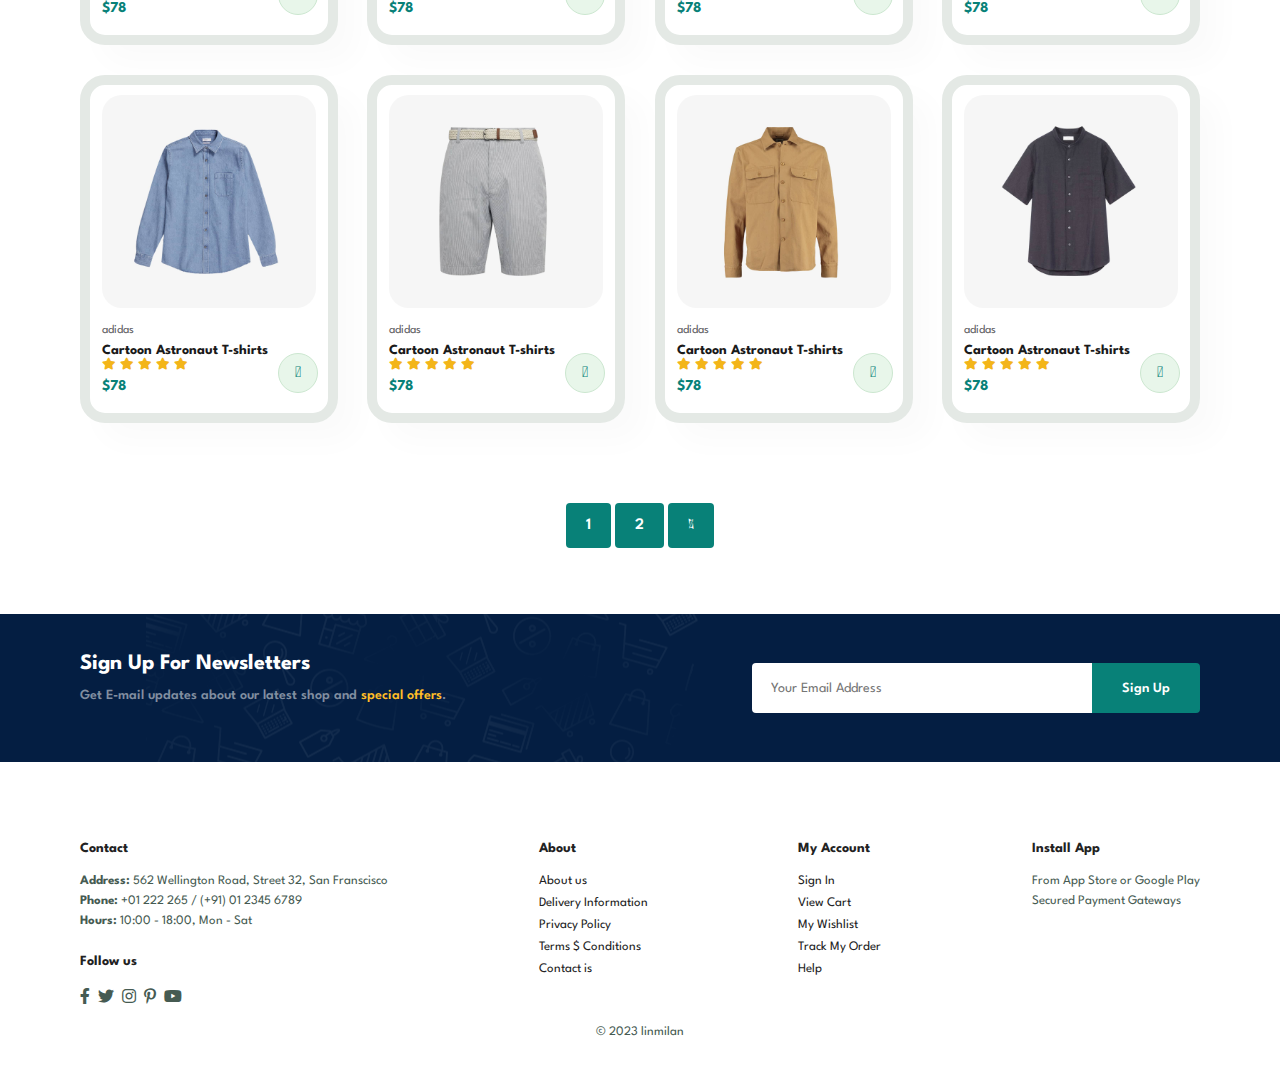
<file: shop.html>
<!DOCTYPE html>
<html lang="en">

    <head>
        <meta charset="UTF-8">
        <meta http-equiv="X-UA-Compatible" content="IE=edge">
        <meta name="viewport" content="width=device-width, initial-scale=1.0">
        <title>Tech2etc Ecommerce Tutorial</title>
        <link rel="stylesheet" href="https://pro.fontawesome.com/releases/v5.10.0/css/all.css" />

        <link rel="stylesheet" href="style.css">
    </head>

    <body>
        <section id='header'>
            <a href="#"><img src="img/logo.png" class="logo" alt=""></a>
            <div>
                <ul id="navbar">
                    <li><a href="index.html">Home</a></li>
                    <li><a class="active" href="shop.html">Shop</a></li>
                    <li><a href="blog.html">Blog</a></li>
                    <li><a href="about.html">About</a></li>
                    <li><a href="contact.html">Contact</a></li>
                    <li id="lg-bag"><a href="cart.html"><i class="far fa-shopping-bag"></i></a></li>
                    <a href="#" id="close"><i class="far fa-times"></i></a>
                </ul>
            </div>
            <div id="mobile">
                <a href="cart.html"><i class="far fa-shopping-bag"></i></a>
                <i id="bar" class="fas fa-outdent"></i>
            </div>
        </section>
    
        <section id='page-header'>
            <h2>#stayhome</h2>
            <p>Some more with coupons & up to 70% off !</p>
    
        </section>
    
        <section id="product1" class="section-p1">
            <div class="pro-container">
                <div class="pro" onclick="window.location.href='sproduct.html';">
                    <img src="img/products/f1.jpg" alt="">
                    <div class="des">
                        <span>adidas</span>
                        <h5>Cartoon Astronaut T-shirts</h5>
                        <div class="star">
                            <i class="fas fa-star"></i>
                            <i class="fas fa-star"></i>
                            <i class="fas fa-star"></i>
                            <i class="fas fa-star"></i>
                            <i class="fas fa-star"></i>
                        </div>
                        <h4>$78</h4>
                    </div>
                    <a href="#"><i class="fal fa-shopping-cart cart"></i></a>
                </div>
                <div class="pro" onclick="window.location.href='sproduct.html';">
                    <img src="img/products/f2.jpg" alt="">
                    <div class="des">
                        <span>adidas</span>
                        <h5>Cartoon Astronaut T-shirts</h5>
                        <div class="star">
                            <i class="fas fa-star"></i>
                            <i class="fas fa-star"></i>
                            <i class="fas fa-star"></i>
                            <i class="fas fa-star"></i>
                            <i class="fas fa-star"></i>
                        </div>
                        <h4>$78</h4>
                    </div>
                    <a href="#"><i class="fal fa-shopping-cart cart"></i></a>
                </div>
                <div class="pro">
                    <img src="img/products/f3.jpg" alt="">
                    <div class="des">
                        <span>adidas</span>
                        <h5>Cartoon Astronaut T-shirts</h5>
                        <div class="star">
                            <i class="fas fa-star"></i>
                            <i class="fas fa-star"></i>
                            <i class="fas fa-star"></i>
                            <i class="fas fa-star"></i>
                            <i class="fas fa-star"></i>
                        </div>
                        <h4>$78</h4>
                    </div>
                    <a href="#"><i class="fal fa-shopping-cart cart"></i></a>
                </div>
                <div class="pro">
                    <img src="img/products/f4.jpg" alt="">
                    <div class="des">
                        <span>adidas</span>
                        <h5>Cartoon Astronaut T-shirts</h5>
                        <div class="star">
                            <i class="fas fa-star"></i>
                            <i class="fas fa-star"></i>
                            <i class="fas fa-star"></i>
                            <i class="fas fa-star"></i>
                            <i class="fas fa-star"></i>
                        </div>
                        <h4>$78</h4>
                    </div>
                    <a href="#"><i class="fal fa-shopping-cart cart"></i></a>
                </div>
                <div class="pro">
                    <img src="img/products/f5.jpg" alt="">
                    <div class="des">
                        <span>adidas</span>
                        <h5>Cartoon Astronaut T-shirts</h5>
                        <div class="star">
                            <i class="fas fa-star"></i>
                            <i class="fas fa-star"></i>
                            <i class="fas fa-star"></i>
                            <i class="fas fa-star"></i>
                            <i class="fas fa-star"></i>
                        </div>
                        <h4>$78</h4>
                    </div>
                    <a href="#"><i class="fal fa-shopping-cart cart"></i></a>
                </div>
                <div class="pro">
                    <img src="img/products/f6.jpg" alt="">
                    <div class="des">
                        <span>adidas</span>
                        <h5>Cartoon Astronaut T-shirts</h5>
                        <div class="star">
                            <i class="fas fa-star"></i>
                            <i class="fas fa-star"></i>
                            <i class="fas fa-star"></i>
                            <i class="fas fa-star"></i>
                            <i class="fas fa-star"></i>
                        </div>
                        <h4>$78</h4>
                    </div>
                    <a href="#"><i class="fal fa-shopping-cart cart"></i></a>
                </div>
                <div class="pro">
                    <img src="img/products/f7.jpg" alt="">
                    <div class="des">
                        <span>adidas</span>
                        <h5>Cartoon Astronaut T-shirts</h5>
                        <div class="star">
                            <i class="fas fa-star"></i>
                            <i class="fas fa-star"></i>
                            <i class="fas fa-star"></i>
                            <i class="fas fa-star"></i>
                            <i class="fas fa-star"></i>
                        </div>
                        <h4>$78</h4>
                    </div>
                    <a href="#"><i class="fal fa-shopping-cart cart"></i></a>
                </div>
                <div class="pro">
                    <img src="img/products/f8.jpg" alt="">
                    <div class="des">
                        <span>adidas</span>
                        <h5>Cartoon Astronaut T-shirts</h5>
                        <div class="star">
                            <i class="fas fa-star"></i>
                            <i class="fas fa-star"></i>
                            <i class="fas fa-star"></i>
                            <i class="fas fa-star"></i>
                            <i class="fas fa-star"></i>
                        </div>
                        <h4>$78</h4>
                    </div>
                    <a href="#"><i class="fal fa-shopping-cart cart"></i></a>
                </div>
            </div>
            <div class="pro-container">
                <div class="pro">
                    <img src="img/products/n1.jpg" alt="">
                    <div class="des">
                        <span>adidas</span>
                        <h5>Cartoon Astronaut T-shirts</h5>
                        <div class="star">
                            <i class="fas fa-star"></i>
                            <i class="fas fa-star"></i>
                            <i class="fas fa-star"></i>
                            <i class="fas fa-star"></i>
                            <i class="fas fa-star"></i>
                        </div>
                        <h4>$78</h4>
                    </div>
                    <a href="#"><i class="fal fa-shopping-cart cart"></i></a>
                </div>
                <div class="pro">
                    <img src="img/products/n2.jpg" alt="">
                    <div class="des">
                        <span>adidas</span>
                        <h5>Cartoon Astronaut T-shirts</h5>
                        <div class="star">
                            <i class="fas fa-star"></i>
                            <i class="fas fa-star"></i>
                            <i class="fas fa-star"></i>
                            <i class="fas fa-star"></i>
                            <i class="fas fa-star"></i>
                        </div>
                        <h4>$78</h4>
                    </div>
                    <a href="#"><i class="fal fa-shopping-cart cart"></i></a>
                </div>
                <div class="pro">
                    <img src="img/products/n3.jpg" alt="">
                    <div class="des">
                        <span>adidas</span>
                        <h5>Cartoon Astronaut T-shirts</h5>
                        <div class="star">
                            <i class="fas fa-star"></i>
                            <i class="fas fa-star"></i>
                            <i class="fas fa-star"></i>
                            <i class="fas fa-star"></i>
                            <i class="fas fa-star"></i>
                        </div>
                        <h4>$78</h4>
                    </div>
                    <a href="#"><i class="fal fa-shopping-cart cart"></i></a>
                </div>
                <div class="pro">
                    <img src="img/products/n4.jpg" alt="">
                    <div class="des">
                        <span>adidas</span>
                        <h5>Cartoon Astronaut T-shirts</h5>
                        <div class="star">
                            <i class="fas fa-star"></i>
                            <i class="fas fa-star"></i>
                            <i class="fas fa-star"></i>
                            <i class="fas fa-star"></i>
                            <i class="fas fa-star"></i>
                        </div>
                        <h4>$78</h4>
                    </div>
                    <a href="#"><i class="fal fa-shopping-cart cart"></i></a>
                </div>
                <div class="pro">
                    <img src="img/products/n5.jpg" alt="">
                    <div class="des">
                        <span>adidas</span>
                        <h5>Cartoon Astronaut T-shirts</h5>
                        <div class="star">
                            <i class="fas fa-star"></i>
                            <i class="fas fa-star"></i>
                            <i class="fas fa-star"></i>
                            <i class="fas fa-star"></i>
                            <i class="fas fa-star"></i>
                        </div>
                        <h4>$78</h4>
                    </div>
                    <a href="#"><i class="fal fa-shopping-cart cart"></i></a>
                </div>
                <div class="pro">
                    <img src="img/products/n6.jpg" alt="">
                    <div class="des">
                        <span>adidas</span>
                        <h5>Cartoon Astronaut T-shirts</h5>
                        <div class="star">
                            <i class="fas fa-star"></i>
                            <i class="fas fa-star"></i>
                            <i class="fas fa-star"></i>
                            <i class="fas fa-star"></i>
                            <i class="fas fa-star"></i>
                        </div>
                        <h4>$78</h4>
                    </div>
                    <a href="#"><i class="fal fa-shopping-cart cart"></i></a>
                </div>
                <div class="pro">
                    <img src="img/products/n7.jpg" alt="">
                    <div class="des">
                        <span>adidas</span>
                        <h5>Cartoon Astronaut T-shirts</h5>
                        <div class="star">
                            <i class="fas fa-star"></i>
                            <i class="fas fa-star"></i>
                            <i class="fas fa-star"></i>
                            <i class="fas fa-star"></i>
                            <i class="fas fa-star"></i>
                        </div>
                        <h4>$78</h4>
                    </div>
                    <a href="#"><i class="fal fa-shopping-cart cart"></i></a>
                </div>
                <div class="pro">
                    <img src="img/products/n8.jpg" alt="">
                    <div class="des">
                        <span>adidas</span>
                        <h5>Cartoon Astronaut T-shirts</h5>
                        <div class="star">
                            <i class="fas fa-star"></i>
                            <i class="fas fa-star"></i>
                            <i class="fas fa-star"></i>
                            <i class="fas fa-star"></i>
                            <i class="fas fa-star"></i>
                        </div>
                        <h4>$78</h4>
                    </div>
                    <a href="#"><i class="fal fa-shopping-cart cart"></i></a>
                </div>
            </div>
    
        </section>
        
        <section id="pagination" class='section-p1'>
            <a href="#">1</a>
            <a href="#">2</a>
            <a href="#"><i class="fal fa-long-arrow-alt-right"></i></a>
        </section>

        <section id="newsletter" class="section-p1 section-m1">
            <div class="newstext">
                <h4>Sign Up For Newsletters</h4>
                <p>Get E-mail updates about our latest shop and <span>special offers</span>.</p>
            </div>
            <div class="form">
                <input type="text" placeholder="Your Email Address">
                <button class="normal">Sign Up</button>
            </div>
        </section>
    
        <footer class="section-p1">
            <div class="col">
                <img class="logo" src="img/logo.png" alt="">
                <h4>Contact</h4>
                <p><strong>Address:</strong> 562 Wellington Road, Street 32, San Franscisco</p>
                <p><strong>Phone:</strong> +01 222 265 / (+91) 01 2345 6789</p>
                <p><strong>Hours:</strong> 10:00 - 18:00, Mon - Sat</p>
                <div class="follow">
                    <h4>Follow us</h4>
                    <div class="icon">
                        <i class="fab fa-facebook-f"></i>
                        <i class="fab fa-twitter"></i>
                        <i class="fab fa-instagram"></i>
                        <i class="fab fa-pinterest-p"></i>
                        <i class="fab fa-youtube"></i>
                    </div>
                </div>
            </div>
    
            <div class="col">
                <h4>About</h4>
                <a href="#">About us</a>
                <a href="#">Delivery Information</a>
                <a href="#">Privacy Policy</a>
                <a href="#">Terms $ Conditions</a>
                <a href="#">Contact is</a>
            </div>
    
            <div class="col">
                <h4>My Account</h4>
                <a href="#">Sign In</a>
                <a href="#">View Cart</a>
                <a href="#">My Wishlist</a>
                <a href="#">Track My Order</a>
                <a href="#">Help</a>  
            </div>
    
            <div class="col install">
                <h4>Install App</h4>
                <p>From App Store or Google Play</p>
                <div class="row">
                    <img src="img/pay/app.jpg" alt="">
                    <img src="img/pay/play.jpg" alt="">
                </div>
                <p>Secured Payment Gateways</p>
                <img src="img/pay/pay.png" alt="">
            </div>
    
            <div class="copyright">
                <p>© 2023 linmilan</p>
            </div>
        </footer>
        
        <script src="script.js"></script>
    </body>

</html>
</file>
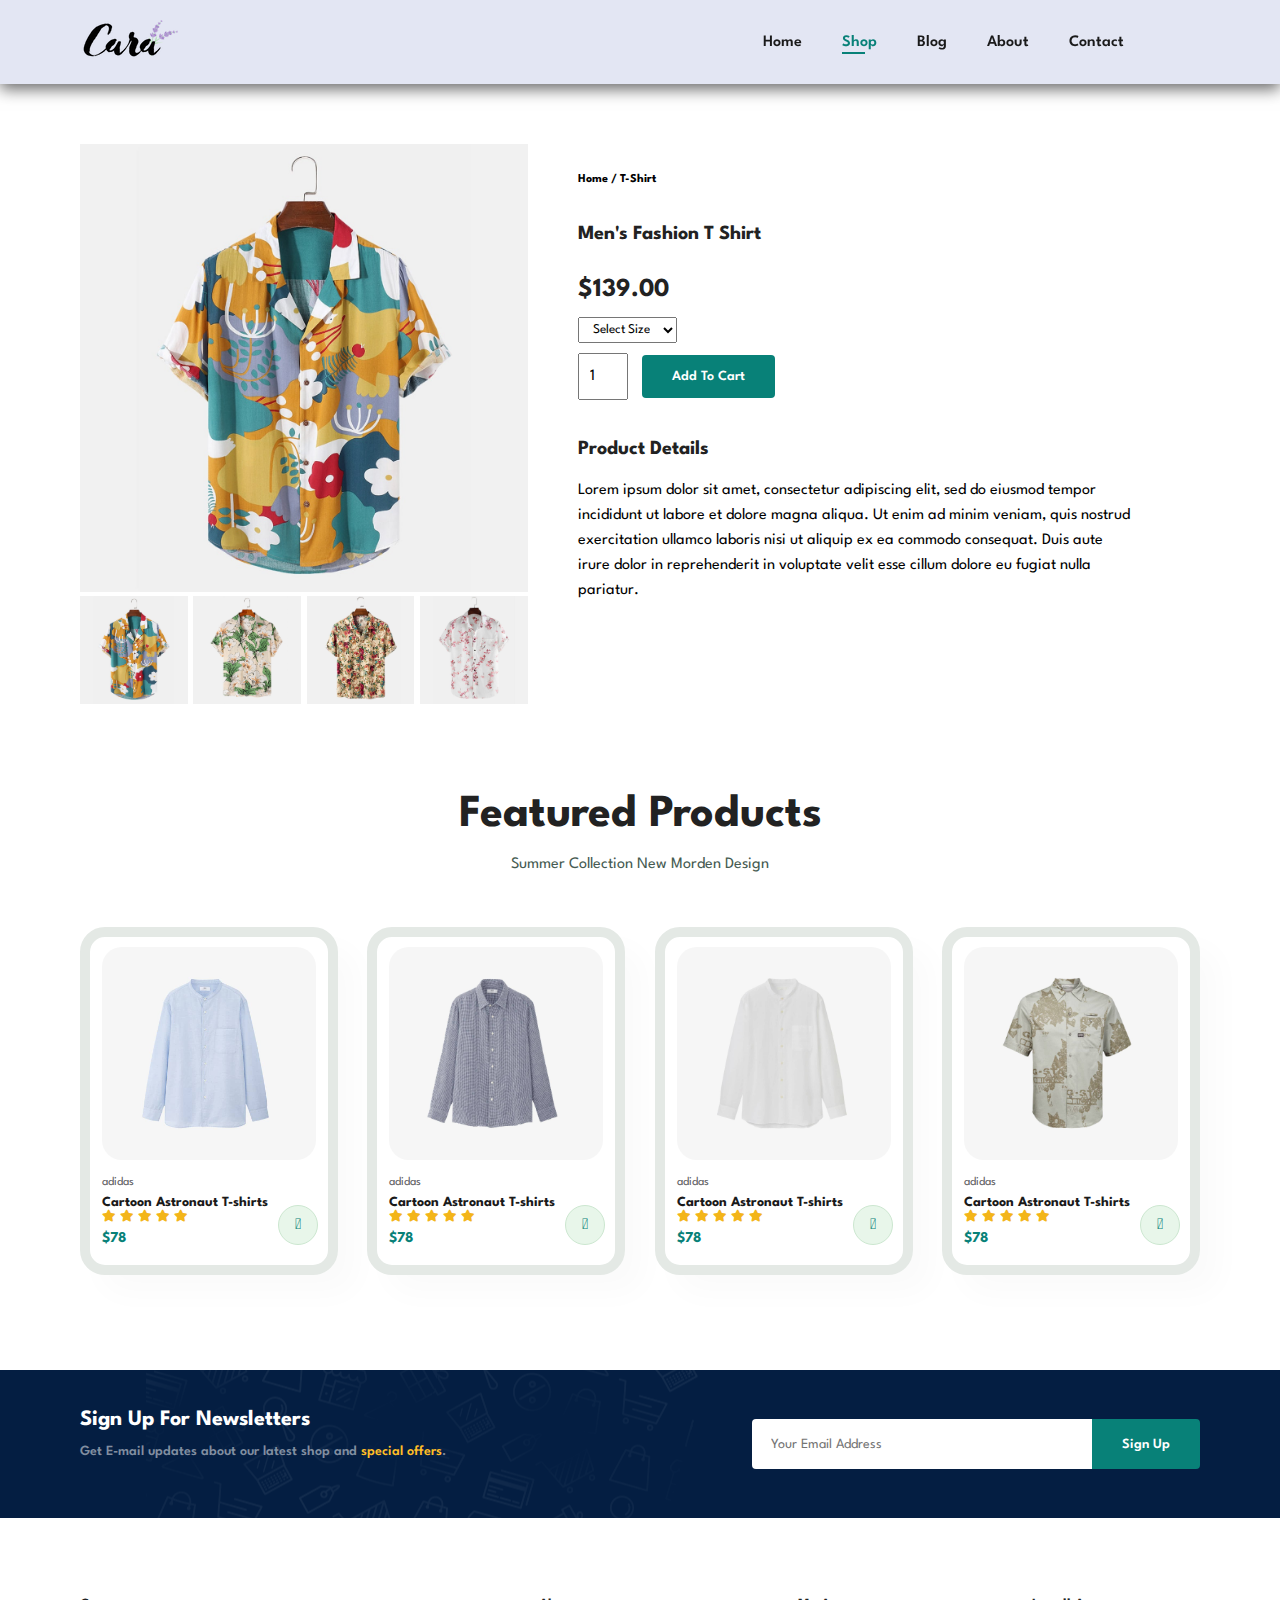
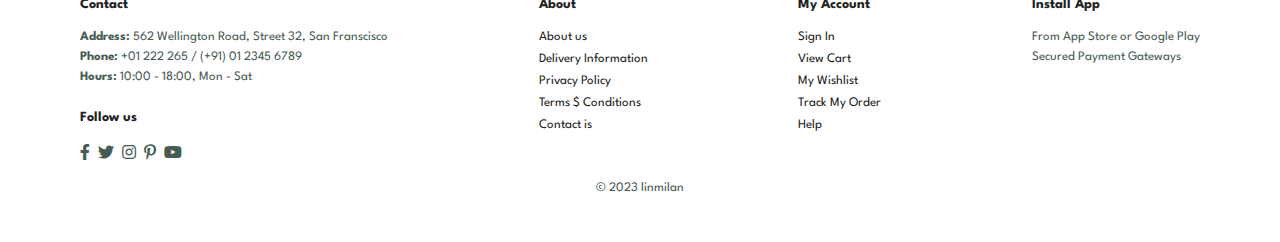
<file: sproduct.html>
<!DOCTYPE html>
<html lang="en">

    <head>
        <meta charset="UTF-8">
        <meta http-equiv="X-UA-Compatible" content="IE=edge">
        <meta name="viewport" content="width=device-width, initial-scale=1.0">
        <title>Tech2etc Ecommerce Tutorial</title>
        <link rel="stylesheet" href="https://pro.fontawesome.com/releases/v5.10.0/css/all.css" />

        <link rel="stylesheet" href="style.css">
    </head>

    <body>
        <section id='header'>
            <a href="#"><img src="img/logo.png" class="logo" alt=""></a>
            <div>
                <ul id="navbar">
                    <li><a href="index.html">Home</a></li>
                    <li><a class="active" href="shop.html">Shop</a></li>
                    <li><a href="blog.html">Blog</a></li>
                    <li><a href="about.html">About</a></li>
                    <li><a href="contact.html">Contact</a></li>
                    <li id="lg-bag"><a href="cart.html"><i class="far fa-shopping-bag"></i></a></li>
                    <a href="#" id="close"><i class="far fa-times"></i></a>
                </ul>
            </div>
            <div id="mobile">
                <a href="cart.html"><i class="far fa-shopping-bag"></i></a>
                <i id="bar" class="fas fa-outdent"></i>
            </div>
        </section>

        <section id="prodetails" class="section-p1">
            <div class="single-pro-image">
                <img src="img/products/f1.jpg" width="100%" id="MainImg" alt="">
                <div class="small-img-group">
                    <div class="small-img-col">
                        <img src="img/products/f1.jpg" width="100%" class="smaill-img" alt="">
                    </div>
                    <div class="small-img-col">
                        <img src="img/products/f2.jpg" width="100%" class="smaill-img" alt="">
                    </div>
                    <div class="small-img-col">
                        <img src="img/products/f3.jpg" width="100%" class="smaill-img" alt="">
                    </div>
                    <div class="small-img-col">
                        <img src="img/products/f4.jpg" width="100%" class="smaill-img" alt="">
                    </div>
                </div>
            </div>

            <div class="single-pro-details">
                <h6>Home / T-Shirt</h6>
                <h4>Men's Fashion T Shirt</h4>
                <h2>$139.00</h2>
                <select>
                    <option>Select Size</option>
                    <option>XL</option>
                    <option>XXL</option>
                    <option>Small</option>
                    <option>Large</option>
                </select>
                <input type="number" value="1">
                <button class="normal">Add To Cart</button>
                <h4>Product Details</h4>
                <span>Lorem ipsum dolor sit amet, consectetur adipiscing elit, sed do eiusmod tempor incididunt ut labore et dolore magna aliqua. Ut enim ad minim veniam, quis nostrud exercitation ullamco laboris nisi ut aliquip ex ea commodo consequat. Duis aute irure dolor in reprehenderit in voluptate velit esse cillum dolore eu fugiat nulla pariatur.</span>
                
            </div>
        </section>

        <section id="product1" class="section-p1">
            <h2>Featured Products </h2>
            <p>Summer Collection New Morden Design</p>
            <div class="pro-container">
                <div class="pro">
                    <img src="img/products/n1.jpg" alt="">
                    <div class="des">
                        <span>adidas</span>
                        <h5>Cartoon Astronaut T-shirts</h5>
                        <div class="star">
                            <i class="fas fa-star"></i>
                            <i class="fas fa-star"></i>
                            <i class="fas fa-star"></i>
                            <i class="fas fa-star"></i>
                            <i class="fas fa-star"></i>
                        </div>
                        <h4>$78</h4>
                    </div>
                    <a href="#"><i class="fal fa-shopping-cart cart"></i></a>
                </div>
                <div class="pro">
                    <img src="img/products/n2.jpg" alt="">
                    <div class="des">
                        <span>adidas</span>
                        <h5>Cartoon Astronaut T-shirts</h5>
                        <div class="star">
                            <i class="fas fa-star"></i>
                            <i class="fas fa-star"></i>
                            <i class="fas fa-star"></i>
                            <i class="fas fa-star"></i>
                            <i class="fas fa-star"></i>
                        </div>
                        <h4>$78</h4>
                    </div>
                    <a href="#"><i class="fal fa-shopping-cart cart"></i></a>
                </div>
                <div class="pro">
                    <img src="img/products/n3.jpg" alt="">
                    <div class="des">
                        <span>adidas</span>
                        <h5>Cartoon Astronaut T-shirts</h5>
                        <div class="star">
                            <i class="fas fa-star"></i>
                            <i class="fas fa-star"></i>
                            <i class="fas fa-star"></i>
                            <i class="fas fa-star"></i>
                            <i class="fas fa-star"></i>
                        </div>
                        <h4>$78</h4>
                    </div>
                    <a href="#"><i class="fal fa-shopping-cart cart"></i></a>
                </div>
                <div class="pro">
                    <img src="img/products/n4.jpg" alt="">
                    <div class="des">
                        <span>adidas</span>
                        <h5>Cartoon Astronaut T-shirts</h5>
                        <div class="star">
                            <i class="fas fa-star"></i>
                            <i class="fas fa-star"></i>
                            <i class="fas fa-star"></i>
                            <i class="fas fa-star"></i>
                            <i class="fas fa-star"></i>
                        </div>
                        <h4>$78</h4>
                    </div>
                    <a href="#"><i class="fal fa-shopping-cart cart"></i></a>
                </div>
            </div>
    
        </section>

        <section id="newsletter" class="section-p1 section-m1">
            <div class="newstext">
                <h4>Sign Up For Newsletters</h4>
                <p>Get E-mail updates about our latest shop and <span>special offers</span>.</p>
            </div>
            <div class="form">
                <input type="text" placeholder="Your Email Address">
                <button class="normal">Sign Up</button>
            </div>
        </section>
    
        <footer class="section-p1">
            <div class="col">
                <img class="logo" src="img/logo.png" alt="">
                <h4>Contact</h4>
                <p><strong>Address:</strong> 562 Wellington Road, Street 32, San Franscisco</p>
                <p><strong>Phone:</strong> +01 222 265 / (+91) 01 2345 6789</p>
                <p><strong>Hours:</strong> 10:00 - 18:00, Mon - Sat</p>
                <div class="follow">
                    <h4>Follow us</h4>
                    <div class="icon">
                        <i class="fab fa-facebook-f"></i>
                        <i class="fab fa-twitter"></i>
                        <i class="fab fa-instagram"></i>
                        <i class="fab fa-pinterest-p"></i>
                        <i class="fab fa-youtube"></i>
                    </div>
                </div>
            </div>
    
            <div class="col">
                <h4>About</h4>
                <a href="#">About us</a>
                <a href="#">Delivery Information</a>
                <a href="#">Privacy Policy</a>
                <a href="#">Terms $ Conditions</a>
                <a href="#">Contact is</a>
            </div>
    
            <div class="col">
                <h4>My Account</h4>
                <a href="#">Sign In</a>
                <a href="#">View Cart</a>
                <a href="#">My Wishlist</a>
                <a href="#">Track My Order</a>
                <a href="#">Help</a>  
            </div>
    
            <div class="col install">
                <h4>Install App</h4>
                <p>From App Store or Google Play</p>
                <div class="row">
                    <img src="img/pay/app.jpg" alt="">
                    <img src="img/pay/play.jpg" alt="">
                </div>
                <p>Secured Payment Gateways</p>
                <img src="img/pay/pay.png" alt="">
            </div>
    
            <div class="copyright">
                <p>© 2023 linmilan</p>
            </div>
        </footer>


        <script>
            // script for image change on click
            var MainImg = document.getElementById('MainImg');
            var smaillimg = document.getElementsByClassName('smaill-img');


            smaillimg[0].onclick = function () {
                MainImg.src = smaillimg[0].src;
            }
            smaillimg[1].onclick = function () {
                MainImg.src = smaillimg[1].src;
            }
            smaillimg[2].onclick = function () {
                MainImg.src = smaillimg[2].src;
            }
            smaillimg[3].onclick = function () {
                MainImg.src = smaillimg[3].src;
            }
        </script>


        <script src="script.js"></script>
    </body>

</html>
</file>
<file: style.css>
@import url("https://fonts.googleapis.com/css2?family=Spartan:wght@100;200;300;400;500;600;700;800;900&display=swap");
* {
  margin: 0;
  padding: 0;
  box-sizing: border-box;
  font-family: "Spartan", sans-serif;
}

html {
  scroll-behavior: smooth;
}

/* Global Styles */

h1 {
  font-size: 50px;
  line-height: 64px;
  color: #222;
}

h2 {
  font-size: 46px;
  line-height: 54px;
  color: #222;
}

h4 {
  font-size: 20px;
  color: #222;
}

h6 {
  font-weight: 700;
  font-size: 12px;
}

p {
  font-size: 16px;
  color: #465b52;
  margin: 15px 0 20px 0;
}

.section-p1 {
  padding: 40px 80px;
}

.section-m1 {
  margin: 40px 0;
}

button.normal {
    font-size: 14px;
    font-weight: 600;
    padding: 15px 30px;
    color: #000;
    background-color: white;
    border-radius: 4px;
    cursor: pointer;
    border: none;
    outline: none;
    transition: 0.2s;
}

button.white {
    font-size: 13px;
    font-weight: 600;
    padding: 11px 18px;
    color: white;
    background-color: transparent;
    cursor: pointer;
    border: 1px solid white;
    outline: none;
    transition: 0.2s;
}

body {
  width: 100%;
}

/* HEADER START */
#header {
    display: flex;
    align-items: center;
    justify-content: space-between;
    padding: 20px 80px;
    background: #E3E6F3;
    box-shadow: 0 5PX 15PX rgba(0, 0, 0, 0.6);
    z-index: 999;
    position: sticky;
    top: 0;
    left: 0;
    transition: 0.3s;
}
#navbar {
    display: flex;
    align-items: center;
    justify-content: center;
}

#navbar.active {
    right: 0px;
}

#navbar li {
    list-style: none;
    padding:  0 20px;
    position: relative;
    
}

#navbar li a {
    text-decoration: none;
    font-size: 16px;
    font-weight: 600;
    color: #1a1a1a;
    transition: 0.3s ease;
}
#navbar li a:hover,
#navbar li a.active {
    color: #088178;
}

#navbar li a.active::after,
#navbar li a:hover::after {
    content: '';
    width: 30%;
    height: 2px;
    background: #088178;
    position: absolute;
    bottom: -4px;
    left: 20px;
}

#mobile {
    display: none;
    align-items: center;
}

#close {
    display: none;
}

/* HOME PAGE */
#hero {
    background-image: url('./img/hero4.png');
    height: 90vh;
    width: 100%;
    background-size: cover;
    background-position: top 25% right 0;
    padding: 0 80px;
    display: flex;
    flex-direction: column;
    align-items: flex-start;
    justify-content: center;
}
#hero h4 {
    padding-bottom: 15px;
}

#hero h1 {
    color:#088178;
}

#hero button {
    background-image: url('img/button.png');
    background-color: transparent;
    color: #088178;
    border: 0;
    padding: 14px 80px 14px 65px;
    background-repeat: no-repeat;
    cursor: pointer;
    font-weight: 700;
    font-size: 15px;
}

#feature {
    display: flex;
    align-items: center;
    justify-content: space-between;
    flex-wrap: wrap;
}
#feature .fe-box {
    width: 180px;
    text-align: center;
    padding: 25px 15px;
    box-shadow:  20px 20px 34px rgba(0, 0, 0, 0.03);
    border: 1px solid #cce7d0;
    border-radius: 4px;
    margin: 15px 0;
    cursor: pointer;
}

#feature .fe-box:hover {
    box-shadow:  10px 10px 54px rgba(70, 62, 221, 0.01);
    border: 1px solid #088178;
}

#feature .fe-box img {
    width: 100%;
    margin-bottom: 10px;
}
#feature .fe-box h6 {
    display: inline-block;
    padding: 9px 8px 6px 8px;
    line-height: 1;
    border-radius: 4px;
    color: #088178;
    background-color: #fddde4;
}

#feature .fe-box:nth-child(2) h6{
    background-color: #cdebbc;
}

#feature .fe-box:nth-child(3) h6{
    background-color: #d1e8f2;
}

#feature .fe-box:nth-child(4) h6{
    background-color: #cdd4f8;
}

#feature .fe-box:nth-child(5) h6{
    background-color: #f6dbf6;
}

#feature .fe-box:nth-child(6) h6{
    background-color: #fff2e5;
}

#product1 {
    text-align: center;
}

#product1 .pro-container {
    display: flex;
    justify-content: space-between;
    padding-top: 20px;
    flex-wrap: wrap;
}

#product1 .pro {
    position: relative;
    width: 23%;
    min-width: 250px;
    padding: 10px 12px;
    border: 10px solid #e4e9e5;
    border-radius: 25px;
    cursor: pointer;
    box-shadow: 20px 20px 30px rgba(0, 0, 0, 0.02);
    margin: 15px 0;
    transition: 0.2s ease;
}

#product1 .pro:hover {
    box-shadow: 20px 20px 30px rgba(0, 0, 0, 0.06);
    border: 10px solid #b7b9b7;
}

#product1 .pro img {
    width: 100%;
    border-radius: 20px;
}

#product1 .pro .des {
    text-align: start;
    padding: 10px 0;
}

#product1 .pro .des span {
    color: #606063;
    font-size: 12px;
}

#product1 .pro .des h5 {
    padding-top: 7px;
    color: #1a1a1a;
    font-size: 14px;
}

#product1 .pro .des i {
    font-size: 12px;
    color: rgba(243,181, 25);
}

#product1 .pro .des h4 {
    padding-top: 7px;
    font-size: 15px;
    font-weight: 700;
    color: #088178;
}

#product1 .pro .cart {
    width: 40px;
    height: 40px;
    line-height: 40px;
    border-radius: 50px;
    background-color: #e8f6ea;
    font-weight: 500;
    color: #088178;
    border: 1px solid #cce7d0;
    position: absolute;
    bottom: 20px;
    right: 10px;
}

#product1 .pro .cart:hover {
    background-color: #088178;
    color: white;
}

#banner {
    display: flex;
    flex-direction: column;
    justify-content: center;
    align-items: center;
    text-align: center;
    background-image: url('img/banner/b2.jpg');
    width: 100%;
    height: 40vh;
    background-size: cover;
    background-position: center;
}

#banner h4 {
    color: white;
    font-size: 16px;
}

#banner h2 {
    color:white;
    font-size: 30px;
    padding: 10px 0;
}

#banner h2 span {
    color: red;
}

#banner button:hover {
    background: #088178;
    color: white;
}

#sm-banner {
    display: flex;
    justify-content: space-between;
    flex-wrap: wrap;
}
#sm-banner .banner-box {
    display: flex;
    flex-direction: column;
    justify-content: center;
    align-items: flex-start;
    background-image: url('img/banner/b17.jpg');
    min-width: 580px;
    height: 50vh;
    background-size: cover;
    background-position: center;
    padding: 30px;
}

#sm-banner .banner-box2 {
    background-image: url('img/banner/b10.jpg');
}

#sm-banner h4 {
    color: white;
    font-size: 20px;
    font-weight: 300px;
}

#sm-banner h2 {
    color: white;
    font-size: 28px;
    font-weight: 800px;
}

#sm-banner span {
    color: white;
    font-size: 14px;
    font-weight: 500;
    padding-bottom: 15px;
}

#sm-banner .banner-box:hover button {
    background: #088178;
    border: 1px solid #088178;
}
#banner3 {
    display: flex;
    justify-content: space-between;
    flex-wrap: wrap;
    padding: 0 80px;
}

#banner3 .banner-box {
    display: flex;
    flex-direction: column;
    justify-content: center;
    align-items: flex-start;
    background-image: url('img/banner/b7.jpg');
    min-width: 30%;
    height: 30vh;
    background-size: cover;
    background-position: center;
    padding: 20px;
    margin-bottom: 20px;
}

#banner3 .banner-box2 {
    background-image: url('img/banner/b4.jpg');
}

#banner3 .banner-box3 {
    background-image: url('img/banner/b18.jpg');
}

#banner3 h2 {
    color: white;
    font-weight: 900;
    font-size: 22px;
}

#banner3 h3 {
    color: rgb(191, 58, 58);
    font-weight: 800;
    font-size: 15px;
}

#newsletter {
    display: flex;
    justify-content: space-between;
    flex-wrap: wrap;
    align-items: center;
    background-image: url('img/banner/b14.png');
    background-repeat: no-repeat;
    background-position: 20% 30%;
    background-color: #041e42;
}

#newsletter h4 {
    font-size: 22px;
    font-weight: 700;
    color: white;
}

#newsletter p {
    font-size: 14px;
    font-weight: 600;
    color: #818ea0;
}

#newsletter .form {
    display: flex;
    width: 40%;
    
}

#newsletter p span {
    color: #ffbd27;
}

#newsletter input {
    height: 3.125rem;
    padding: 0 1.25em;
    font-size: 14px;
    width: 100%;
    border: 1px solid transparent;
    border-radius: 4px;
    outline: none;
    border-top-right-radius: 0;
    border-bottom-right-radius: 0;
}

#newsletter button {
    background-color: #088178;
    color: white;
    white-space: nowrap;
    border-top-left-radius: 0;
    border-bottom-left-radius: 0;
}

footer {
    display: flex;
    flex-wrap: wrap;
    justify-content: space-between;
}

footer .col {
    display: flex;
    flex-direction: column;
    align-items: flex-start;
    margin-bottom: 20px;
}

footer .logo {
    margin-bottom: 30px;
}

footer h4 {
    font-size: 14px;
    margin-bottom: 20px;
}

footer p {
    font-size: 13px;
    margin: 0 0 8px 0;
} 

footer a {
    font-size: 13px;
    text-decoration: none;
    color: #222;
    margin-bottom: 10px;
}

footer .follow {
    margin-top: 20px;
}

footer .follow i {
    color: #465b52;
    padding-right: 4px;
    cursor: pointer;
}

footer .install .row  img {
    border: 1px solid #088178;
    border-radius: 6px;
    
}

footer img {
    margin: 10px 0 15px ;
    display: none;
}

footer .follow i:hover,
footer a:hover {
    color: #088178;
}

footer .copyright {
    width: 100%;
    text-align: center;
}


/* SHOP PAGE */

#page-header {
    background-image: url('img/banner/b1.jpg');
    width: 100%;
    height: 40vh;
    background-size: cover;
    display: flex;
    justify-content: center;
    text-align: center;
    flex-direction: column;
    padding: 14px;
}

#page-header h2,
#page-header p {
    color: white;
}

#pagination {
    text-align: center;
}

#pagination a {
    text-decoration: none;
    background-color: #088178;
    padding: 15px 20px;
    border-radius: 4px;
    color: white;
    font-weight: 600;

}

#pagination a  i {
    font-size: 16px;
    font-weight: 600;
}


/* SINGLE PRODUCT */

#prodetails {
    display: flex;
    margin-top: 20px;
}

#prodetails .single-pro-image {
    width: 40%;
    margin-right: 50px;
}

.small-img-group {
    display: flex;
    justify-content: space-between;

}

.small-img-col {
    flex-basis: 24%;
    cursor: pointer;
}

#prodetails .single-pro-details {
    width: 50%;   
    padding-top: 30px;
}

#prodetails .single-pro-details h4 {
    padding: 40px 0 20px 0;
}

#prodetails .single-pro-details h2 {
    font-size: 26px;
}

#prodetails .single-pro-details select {
    display: block;
    padding: 5px 10px;
    margin-bottom: 10px;
}

#prodetails .single-pro-details input {
    width: 50px;
    height: 47px;
    padding-left: 10px;
    font-size: 16px;
    margin-right: 10px;
}

#prodetails .single-pro-details input:focus {
    outline: none;
}

#prodetails .single-pro-details button {
    background-color: #088178;
    color: white;
}

#prodetails .single-pro-details span {
    line-height: 25px;
}

/* BLOG PAGE */

#page-header.blog-header {
    background-image: url('img/banner/b19.jpg');
}

#blog {
    padding: 150px 150px 0 150px;
}

#blog .blog-box {
    position: relative;
    display: flex;
    align-items: center;
    width: 100%;
    padding-bottom: 90px;
}

#blog .blog-img {
    width: 50%;
    margin-right: 40px;
}

#blog img {
    
    width: 100%;
    height: 300px;
    object-fit: cover;
}

#blog .blog-details {
    width: 50%;
}

#blog .blog-details a {
    position: relative;
    text-decoration: none;
    font-size: 11px;
    color: #000;
    font-weight: 700;
    transition: 0.3s;
}

#blog .blog-details a::after {
    content: '';
    width: 50px;
    height: 1px;
    background-color: black;
    position: absolute;
    top: 4px;
    right: -60px;
}

#blog .blog-details a:hover {
    color: #088178;
}

#blog .blog-details a:hover::after {
    background-color: #088178 ;
}

#blog .blog-box h1 {
    position: absolute;
    top: -40px;
    left: 0;   
    font-size: 70px;
    font-weight: 700;
    color: #c9cbce;
    z-index: -9;
}


/* ABOUT PAGE */
#page-header.about-header {
    background-image: url('img/about/banner.png');
}


#about-head {
    display: flex;
    align-items: center;
}

#about-head img {
    width: 50%;
    height: auto;
}

#about-head  div {
    padding-left: 40px;
}

#about-app {
    text-align: center;
}

#about-app a {
    text-decoration: none;
}

#about-app .video {
    width: 70%;
    height: 100%;
    margin: 30px auto 0 auto;
}

#about-app .video video {
    width: 100%;
    height: 100%;
    border-radius: 20px;
}

/* CONTACT PAGE */

#contact-details {
    display: flex;
    align-items: center;
    justify-content: space-between;
}

#contact-details .details {
    width: 40%;
}

#contact-details .details span,
#form-details form span {
    font-size: 12px;
}

#contact-details .details h2,
#form-details form h2 {
    font-size: 26px;
    line-height: 35px;
    padding: 20px 0;
}

#contact-details .details h3 {
    font-size: 16px;
    padding-bottom: 15px;
}

#contact-details .details li {
    display: flex;
    list-style: none;
    padding: 10px 0;
}

#contact-details .details li  i {
    font-size: 14px;
    padding-right: 22px;
}

#contact-details .details li p {
    margin: 0;
    font-size: 14px;
}

#contact-details .map {
    width: 55%;
    height: 400px;
}

#contact-details .map iframe {
    width: 100%;
    height: 100%;
}


#form-details {
    display: flex;
    justify-content: space-between;
    margin: 30px;
    padding: 80px;
    border: 1px solid #e1e1e1;
}
#form-details form{
    width: 65%;
    display: flex;
    flex-direction: column;
    align-items: flex-start;
}

#form-details form input,
#form-details form textarea{
    width: 100%;
    padding: 12px 15px;
    outline: none;
    margin-bottom: 20px;
    border: 1px solid #e1e1e1;
}

#form-details form button {
    background-color: #088178;
    color: white;
}

#form-details .people div {
    display: flex;
    align-items: flex-start;
    padding-bottom: 25px;
}

#form-details .people div img {
    width: 65px;
    height: 65px;
    object-fit: cover;
    margin-right: 15px;
}

#form-details .people div p {
    margin: 0;
    font-size: 13px;
    line-height: 25px;
}

#form-details .people div p span {
    display: block;
    font-size: 16px;
    font-weight: 600;
    color: black;
}


/* CART PAGE */
#cart {
    overflow: auto;
}

#cart  table{
   width: 100%;
   border-collapse: collapse;
   table-layout: fixed;
   white-space: nowrap;
}

#cart  table img {
    width: 70px;
}

#cart  table td:nth-child(1) {
    width: 100px;
    text-align: center;
}
#cart  table td:nth-child(2) {
    width: 150px;
    text-align: center;
}
#cart  table td:nth-child(3) {
    width: 250px;
    text-align: center;
}
#cart  table td:nth-child(4),
#cart  table td:nth-child(5),
#cart  table td:nth-child(6) {
    width: 150px;
    text-align: center;
}

#cart  table td:nth-child(5) input {
    width: 70px;
    padding: 10px 5px 10px 15px;
}

#cart  table thead {
    border: 1px solid #e2e9e1;
    border-left: none;
    border-right: none;
}

#cart  table thead td {
    font-weight: 700;
    text-transform: uppercase;
    font-size: 13px;
    padding: 18px 0;
}

#cart  table tbody tr td {
    padding-top: 15px;
}

#cart  table tbody td {
    font-size: 13px;
}

#cart-add {
    display: flex;
    flex-wrap: wrap;
    justify-content: space-between;
}

#cart .del {
    cursor: pointer;
}

#coupon {
    width: 50%;
    margin-bottom: 30px;
}

#coupon h3,
#subtotal h3 {
    padding-bottom: 15px;
}

#coupon input {
    padding: 10px 20px;
    outline: none;
    width: 60%;
    margin-right: 10px;
    border: 1px solid #e2e9e1;
}

#coupon button,
#subtotal button {
    background-color: #088178;
    color: white;
    padding: 12px 20px;
}

#subtotal {
    width: 50%;
    margin-bottom: 30px;
    border: 1px solid #e1e1e1;
    padding: 30px;
}

#subtotal table {
    border-collapse: collapse;
    width: 100%;
    margin-bottom: 20px;

}

#subtotal table  td {
    width: 50%;
    border: 1px solid #e2e9e1;
    padding: 10px;
    font-size: 13px;
}



/* START MEDIA QUERY */

@media (max-width: 799px) {
    .section-p1 {
        padding: 40px 40px;
    }

    #navbar {
        display: flex;
        flex-direction: column;
        align-items: flex-start;
        justify-content: flex-start;
        position: fixed;
        top: 0;
        right: -300px;
        height: 100vh;
        width: 300px;
        background-color: #E3E6F3;
        box-shadow: 0 40PX 60PX rgba(0, 0, 0, 0.1);
        padding: 80PX 0 0 10px;
    }

    #navbar li {
        margin-bottom: 25px;
    }

    #mobile {
        display: flex;
        align-items: center;
    }

    #mobile i {
        color: #000;
        font-size: 24px;
        padding-left: 20px;
    }

    #close {
        position: absolute;
        top: 30px;
        left: 30px;
        display: initial;
        color: #222;
        font-size: 24px;
    }

    #lg-bag {
        display: none;
    }

    #hero {
        height: 70vh;
        padding: 0 80px;
        background-position: top 30% right 30%;
    }

    #feature {
        justify-content: center;
    }

    #feature .fe-box {
        margin: 15px 15px;
    }

    #product1 .pro-container {
        justify-content: center;
    }

    #product1 .pro {
        margin: 15px;
    }

    #banner {
        height: 20vh;
    }

    #sm-banner .banner-box {
        min-width: 100%;
        height: 30vh;
    }


    /* #sm-banner .banner-box2 {
        margin-top: 20px;
    } */
    .banner-box.banner-box2 {
        margin-top: 10px;
    }

    #banner3 {
        padding: 0 40px;
    }

    #banner3 .banner-box {
        width: 28%;
    }

    #newsletter .form {
        width: 70%;
    }


    /* CONTACT PAGE */

    #form-details {
        padding: 40px;
    }

    #form-details form {
        width: 50%;
    }

}

@media (max-width: 477px) {
    .section-p1 {
        padding: 20px;
    }

    #header {
        padding: 10px 30px;
    }

    h2 {
        font-size: 32px;
    }

    h1 {
        font-size: 38px;
    }

    #hero {
        padding: 0 20px;
        background-position: 55%;
    }

    #feature {
        justify-content: space-between;
    }

    #feature .fe-box {
        width: 155px;
        margin:0 0 15px 0;
    }

    #product1 .pro {
        width: 100%;
    }

    #banner {
        height: 40vh;
    }

    #sm-banner .banner-box {
        height: 40vh;
    }

    #sm-banner .banner-box2 {
        margin-top: 20px;
    }

    #banner3 {
        padding: 0 20px;
    }

    #banner3 .banner-box {
        width: 100%;
    }

    #newsletter {
       padding: 40px 20px;
    }

    #newsletter .form {
        width: 100%;
    }

    /* SINGLE PRODUCT */
    #prodetails {
        display: flex;
        flex-direction: column;
    }
    #prodetails .single-pro-image {
        width: 100%;
        margin-right: 0px;
    }

    #prodetails .single-pro-details {
        width: 100%;
    }

    /* BLOG PAGE */

    #blog {
        padding: 100PX 20PX 0 20px;
    }

    #blog .blog-box {
        display: flex;
        flex-direction: column;
        align-items: flex-start;
    }

    #blog .blog-img {
        width: 100%;
        margin-right: 0px;
        margin-bottom: 30px;
    }

    #blog .blog-details {
        width: 100%;
    }

    #about-head {
        flex-direction: column;
    }
    
    #about-head img {
        width: 100%;
        margin-bottom: 20px;
    }

    #about-head  div {
        padding-left: 0;
    }

    #about-app .video {
        width: 100%;
    }

   /* CONTACT PAGE */

   #contact-details {
    flex-direction: column;
    }

    #contact-details .details {
        width: 100%;
        margin-bottom: 30px;
    }

    #contact-details .map {
        width: 100%;
    }

    #form-details {
        margin: 10px;
        padding: 30px 10px;
        flex-wrap: wrap;
    }
    #form-details form {
        width: 100%;
        margin-bottom: 30px;
    }

    /* CART PAGE */
    #cart-add {
        flex-direction: column;
    }

    #coupon {
        width: 100%;
    }

    #subtotal {
        width: 100%;
        padding: 20px;
    }
}
</file>
